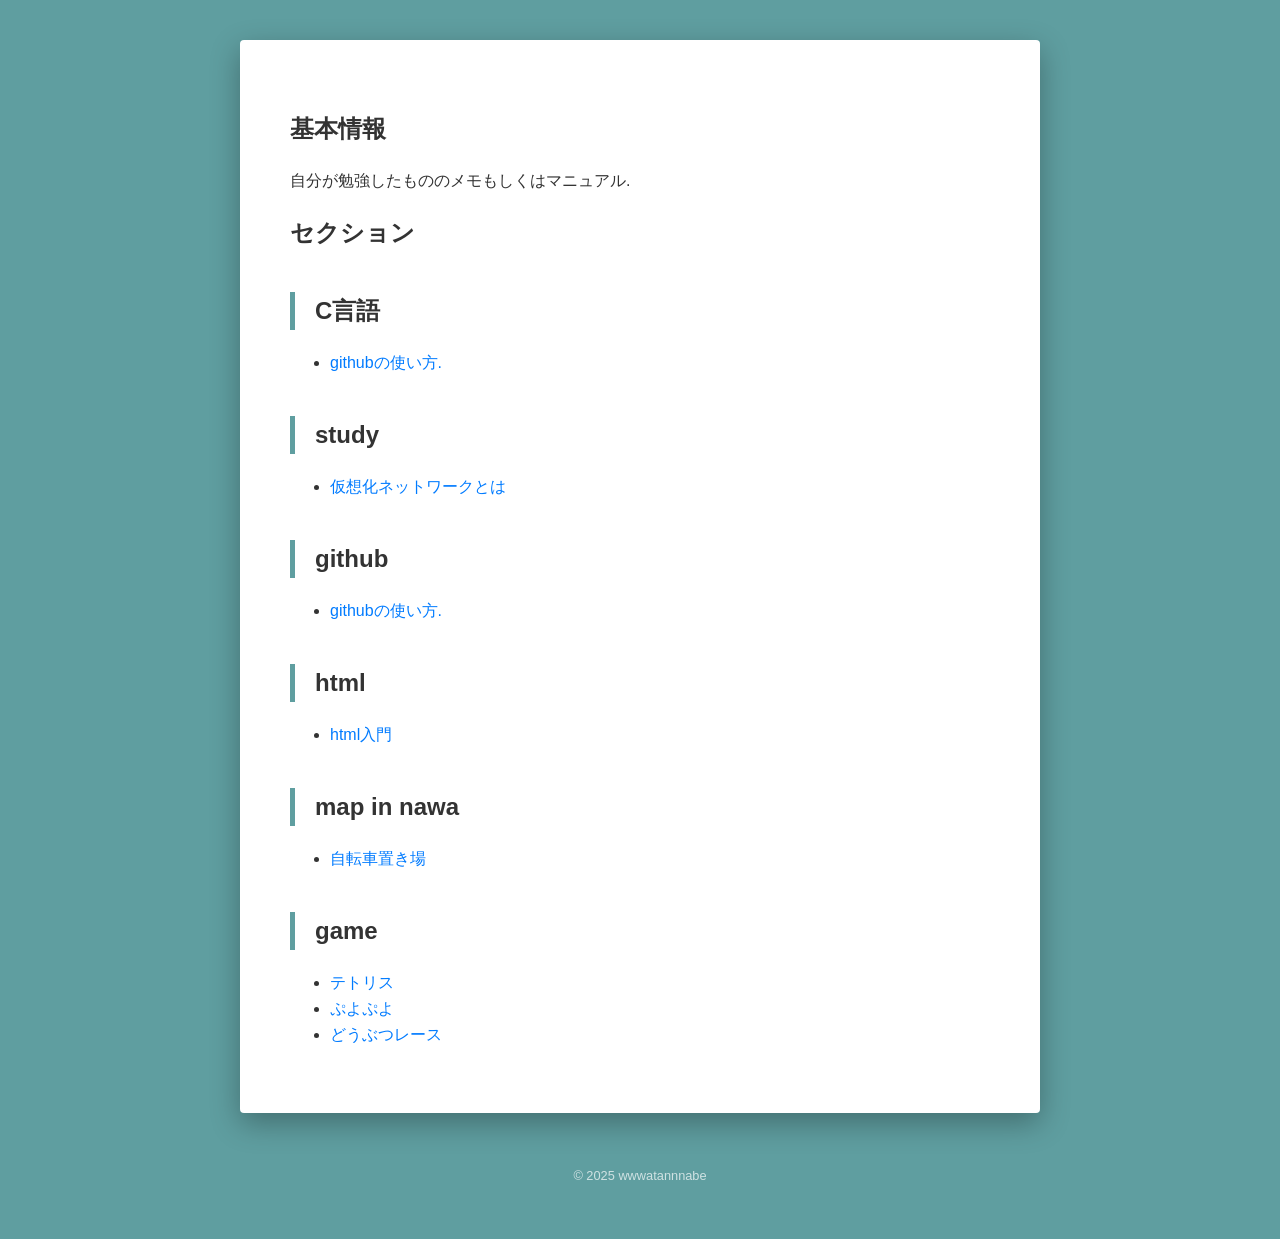
<file: index.html>
<!DOCTYPE html>
<html lang="ja">
    <head>
    <meta charset="UTF-8">
    <meta name="viewport" content="width=device-width, initial-scale=1.0">
    <title>hello - study for webcite</title>
    <style>
        /* 全体の背景 */
        body {
            margin: 0;
            padding: 40px 20px;
            font-family: sans-serif;
            line-height: 1.6;
            background-color: cadetblue; /* お好みの背景色 */
            display: flex;
            flex-direction: column;
            align-items: center; 
        }

        /* ページのメインタイトル（紙の外） */
        header {
            width: 100%;
            max-width: 800px;
            margin-bottom: 20px;
            color: white; /* 暗い背景で見えやすいように白に */
        }

        header h1 {
            border-bottom: 2px solid white;
            padding-bottom: 10px;
            margin: 0;
        }

        /* 白塗りのキャンバス（紙） */
        main {
            background-color: white;
            width: 100%;
            max-width: 800px;
            padding: 50px;
            box-sizing: border-box;
            color: #333;
            box-shadow: 0 10px 30px rgba(0,0,0,0.3);
            border-radius: 4px;
        }

        h2 {
            text-align: left;
            padding-left: 20px; /* 余白を調整 */
            border-left: 5px solid cadetblue; /* ちょっとしたアクセント */
            margin-bottom: 20px;
            margin-top: 40px; /* セクション間の余白 */
        }

        h3 {
            margin-top: 30px;
            color: #555;
            border-bottom: 1px dashed #ccc;
            padding-bottom: 5px;
        }

        p {
            margin-bottom: 1em;
        }

        ul {
            padding-left: 40px;
            margin-bottom: 1em;
        }
        ol {
            padding-left: 40px;
            margin-bottom: 1em;
        }

        code {
            background-color: #eee;
            padding: 2px 4px;
            border-radius: 3px;
            font-family: 'Consolas', 'Monaco', 'Courier New', monospace;
        }

        pre {
            background-color: #f4f4f4;
            border: 1px solid #ddd;
            padding: 15px;
            margin: 20px 0;
            overflow-x: auto; /* コードが長すぎるときにスクロール */
            border-radius: 5px;
        }
        pre code {
            display: block; /* preタグの中でコードブロックとして表示 */
            background-color: transparent; /* preの中で背景を透明に */
            padding: 0;
        }

        a {
            color: #007bff;
            text-decoration: none;
        }
        a:hover {
            text-decoration: underline;
        }


        /* Homeに戻るボタン（紙のすぐ下） */
        .nav-container {
            width: 100%;
            max-width: 800px;
            margin-top: 20px;
            text-align: right; /* 右寄せ */
        }

        .nav-container a {
            color: white;
            text-decoration: none;
            font-weight: bold;
            background-color: rgba(0,0,0,0.2);
            padding: 8px 16px;
            border-radius: 20px;
            transition: 0.3s;
        }

        .nav-container a:hover {
            background-color: rgba(0,0,0,0.4);
        }

        /* フッター */
        footer {
            margin-top: 40px;
            color: rgba(255,255,255,0.7);
            font-size: 0.8em;
        }
    </style>
</head>
<body>

    <main>
        <section>
            <h1>基本情報</h1>
            <p>自分が勉強したもののメモもしくはマニュアル.</p>
        </section>

        <section>
            <h1>セクション</h1>
            <h2>C言語</h2>
            <ul>
                <li><a href="C/c.html">githubの使い方.</a></li>
            </ul>
            <h2>study</h2>
            <ul>
                <li><a href="study/VNW.html">仮想化ネットワークとは</a></li>
            </ul>
            <h2>github</h2>
            <ul>
                <li><a href="github/github.html">githubの使い方.</a></li>
            </ul>
            <h2>html</h2>
            <ul>
                <li><a href="html/main.html">html入門</a></li>
            </ul>
            <h2>map in nawa</h2>
            <ul>
                <li><a href="map/station.html">自転車置き場</a></li>
            </ul>    
            <h2>game</h2>
            <ul>
                <li><a href="game/tetris.html">テトリス</a></li>
                <li><a href="game/puyopuyo.html">ぷよぷよ</a></li>
                <li><a href="game/index.html">どうぶつレース</a></li>
            </ul>                
        </section>
    </main>

    <footer>
        <p>&copy; 2025 wwwatannnabe</p>
    </footer>

</body>
</html>
</file>
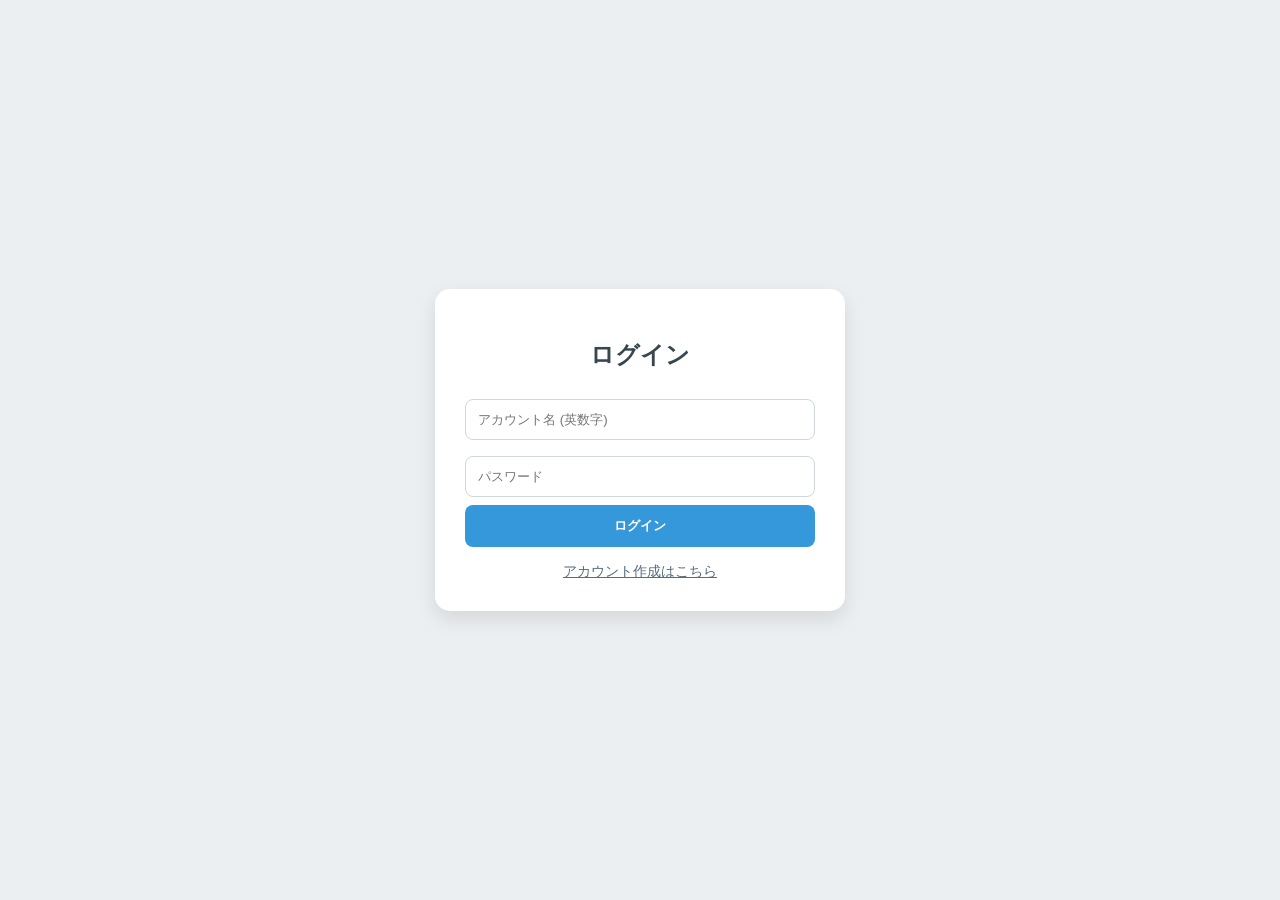
<file: game/index.html>
<!DOCTYPE html>
<html lang="ja">
<head>
    <meta charset="UTF-8">
    <title>ログイン - アニマル育成</title>
    <style>
        body { font-family: sans-serif; background: #eceff1; display: flex; justify-content: center; align-items: center; height: 100vh; margin: 0; }
        .card { background: white; padding: 30px; border-radius: 15px; box-shadow: 0 8px 20px rgba(0,0,0,0.1); width: 350px; }
        h2 { text-align: center; color: #37474f; }
        input { width: 100%; padding: 12px; margin: 8px 0; border: 1px solid #cfd8dc; border-radius: 8px; box-sizing: border-box; }
        button { width: 100%; padding: 12px; border: none; border-radius: 8px; background: #3498db; color: white; font-weight: bold; cursor: pointer; transition: 0.3s; }
        button:hover { background: #2980b9; }
        .toggle-link { text-align: center; margin-top: 15px; font-size: 0.9em; color: #546e7a; cursor: pointer; text-decoration: underline; }
        .hidden { display: none; }
    </style>
</head>
<body>
    <div class="card">
        <h2 id="title">ログイン</h2>
        
        <input type="text" id="username" placeholder="アカウント名 (英数字)">
        <input type="password" id="password" placeholder="パスワード">
        <input type="text" id="trainerName" class="hidden" placeholder="飼育員名 (表示名)">
        
        <button id="mainBtn" onclick="handleAuth()">ログイン</button>
        <div id="toggleLink" class="toggle-link" onclick="toggleMode()">アカウント作成はこちら</div>
    </div>

    <script>
        const API_URL = "https://animal-v3.kousuke555go.workers.dev"; // 自分のWorker URLに書き換え
        let isLoginMode = true;

        function toggleMode() {
            isLoginMode = !isLoginMode;
            document.getElementById('title').innerText = isLoginMode ? "ログイン" : "新規アカウント作成";
            document.getElementById('mainBtn').innerText = isLoginMode ? "ログイン" : "作成して開始";
            document.getElementById('toggleLink').innerText = isLoginMode ? "アカウント作成はこちら" : "ログイン画面に戻る";
            document.getElementById('trainerName').classList.toggle('hidden', isLoginMode);
        }

        async function handleAuth() {
            const username = document.getElementById('username').value;
            const password = document.getElementById('password').value;
            const trainerName = document.getElementById('trainerName').value;

            const endpoint = isLoginMode ? "/login" : "/signup";
            const body = isLoginMode ? { username, password } : { username, password, trainerName };

            try {
                const res = await fetch(API_URL + endpoint, {
                    method: "POST",
                    headers: { "Content-Type": "application/json" },
                    body: JSON.stringify(body)
                });
                const data = await res.json();

                if (res.ok) {
                    if (isLoginMode) {
                        // ログイン成功: 情報を保存してゲームへ
                        localStorage.setItem("animal_user", JSON.stringify(data.user));
                        location.href = "menu.html";
                    } else {
                        alert("作成完了！ログインしてください");
                        toggleMode();
                    }
                } else {
                    alert(data.error);
                }
            } catch (e) {
                alert("サーバー接続エラー");
            }
        }
    </script>
</body>
</html>
</file>
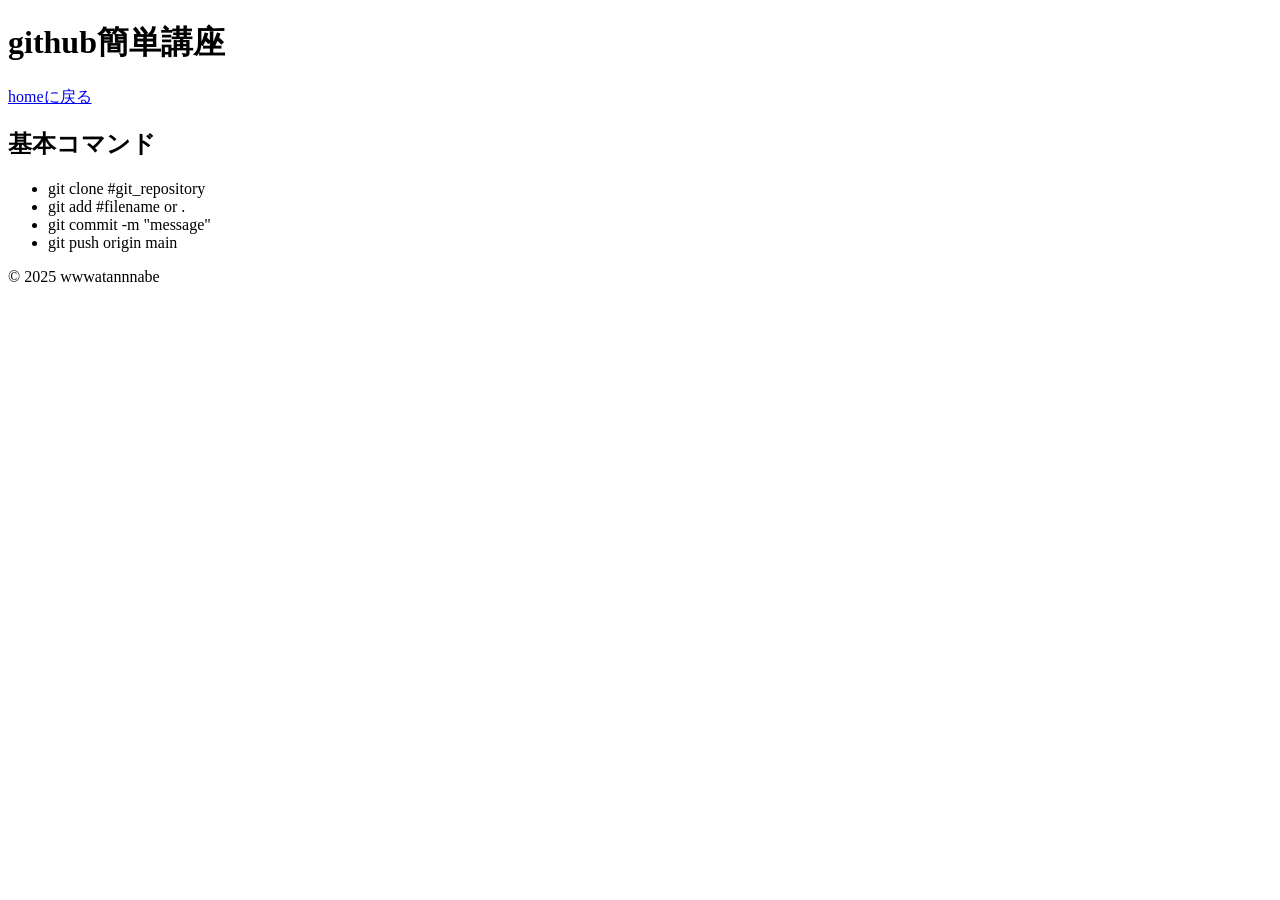
<file: github.html>
<!DOCTYPE html>
<html lang="ja">
<head>
    <meta charset="UTF-8">
    <meta name="viewport" content="width=device-width, initial-scale=1.0">
    <title>study github.
    </title>
</head>
<body>

    <header>
        <h1>github簡単講座</h1>
        <nav>
            <a href="index.html">homeに戻る</a>
        </nav>
    </header>

    <main>
        <section>
            <h2>基本コマンド</h2>
            <ul>
                <li>git clone #git_repository</li>
                <li>git add #filename or . </li>
                <li>git commit -m "message"</li>
                <li>git push origin main</li>
            </ul>
        </section>
    </main>

    <footer>
        <p>&copy; 2025 wwwatannnabe</p>
    </footer>

</body>
</html>
</file>
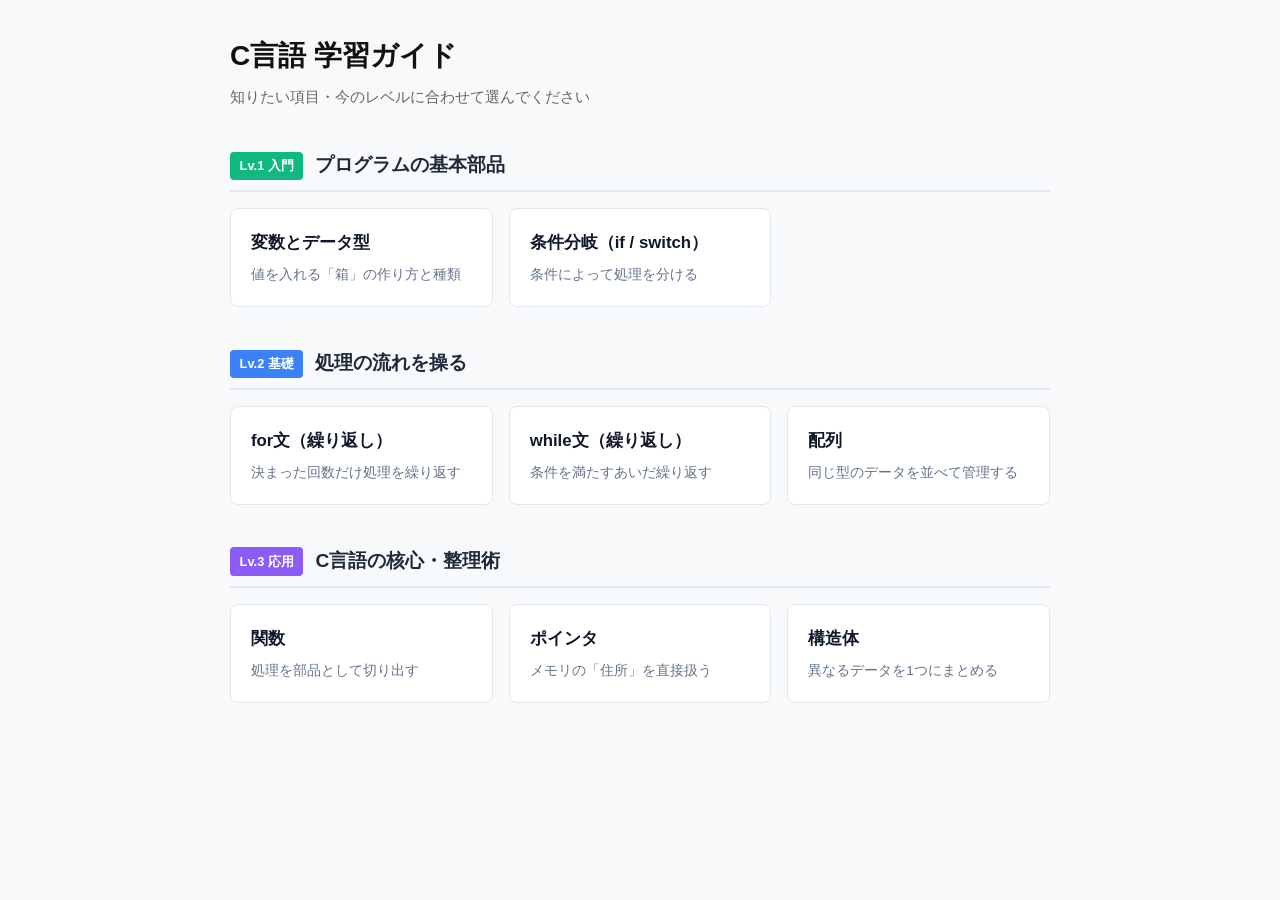
<file: C/c.html>
<!DOCTYPE html>
<html lang="ja">
<head>
  <meta charset="UTF-8">
  <meta name="viewport" content="width=device-width, initial-scale=1.0">
  <title>C言語 学習ガイド</title>
  <link rel="stylesheet" href="css/style.css">
</head>
<body>
  <div class="container">
    <header>
      <h1>C言語 学習ガイド</h1>
      <p>知りたい項目・今のレベルに合わせて選んでください</p>
    </header>

    <!-- Lv.1 -->
    <section class="level-section">
      <div class="level-header">
        <span class="badge lv1">Lv.1 入門</span>
        <h2>プログラムの基本部品</h2>
      </div>
      <div class="card-grid">
        <a href="pages/lv1_variable.html" class="card">
          <h3>変数とデータ型</h3>
          <p>値を入れる「箱」の作り方と種類</p>
        </a>
        <a href="pages/lv1_if.html" class="card">
          <h3>条件分岐（if / switch）</h3>
          <p>条件によって処理を分ける</p>
        </a>
      </div>
    </section>

    <!-- Lv.2 -->
    <section class="level-section">
      <div class="level-header">
        <span class="badge lv2">Lv.2 基礎</span>
        <h2>処理の流れを操る</h2>
      </div>
      <div class="card-grid">
        <a href="pages/lv2_for.html" class="card">
          <h3>for文（繰り返し）</h3>
          <p>決まった回数だけ処理を繰り返す</p>
        </a>
        <a href="pages/lv2_while.html" class="card">
          <h3>while文（繰り返し）</h3>
          <p>条件を満たすあいだ繰り返す</p>
        </a>
        <a href="pages/lv2_array.html" class="card">
          <h3>配列</h3>
          <p>同じ型のデータを並べて管理する</p>
        </a>
      </div>
    </section>

    <!-- Lv.3 -->
    <section class="level-section">
      <div class="level-header">
        <span class="badge lv3">Lv.3 応用</span>
        <h2>C言語の核心・整理術</h2>
      </div>
      <div class="card-grid">
        <a href="pages/lv3_function.html" class="card">
          <h3>関数</h3>
          <p>処理を部品として切り出す</p>
        </a>
        <a href="pages/lv3_pointer.html" class="card">
          <h3>ポインタ</h3>
          <p>メモリの「住所」を直接扱う</p>
        </a>
        <a href="pages/lv3_struct.html" class="card">
          <h3>構造体</h3>
          <p>異なるデータを1つにまとめる</p>
        </a>
      </div>
    </section>
  </div>
</body>
</html>
</file>
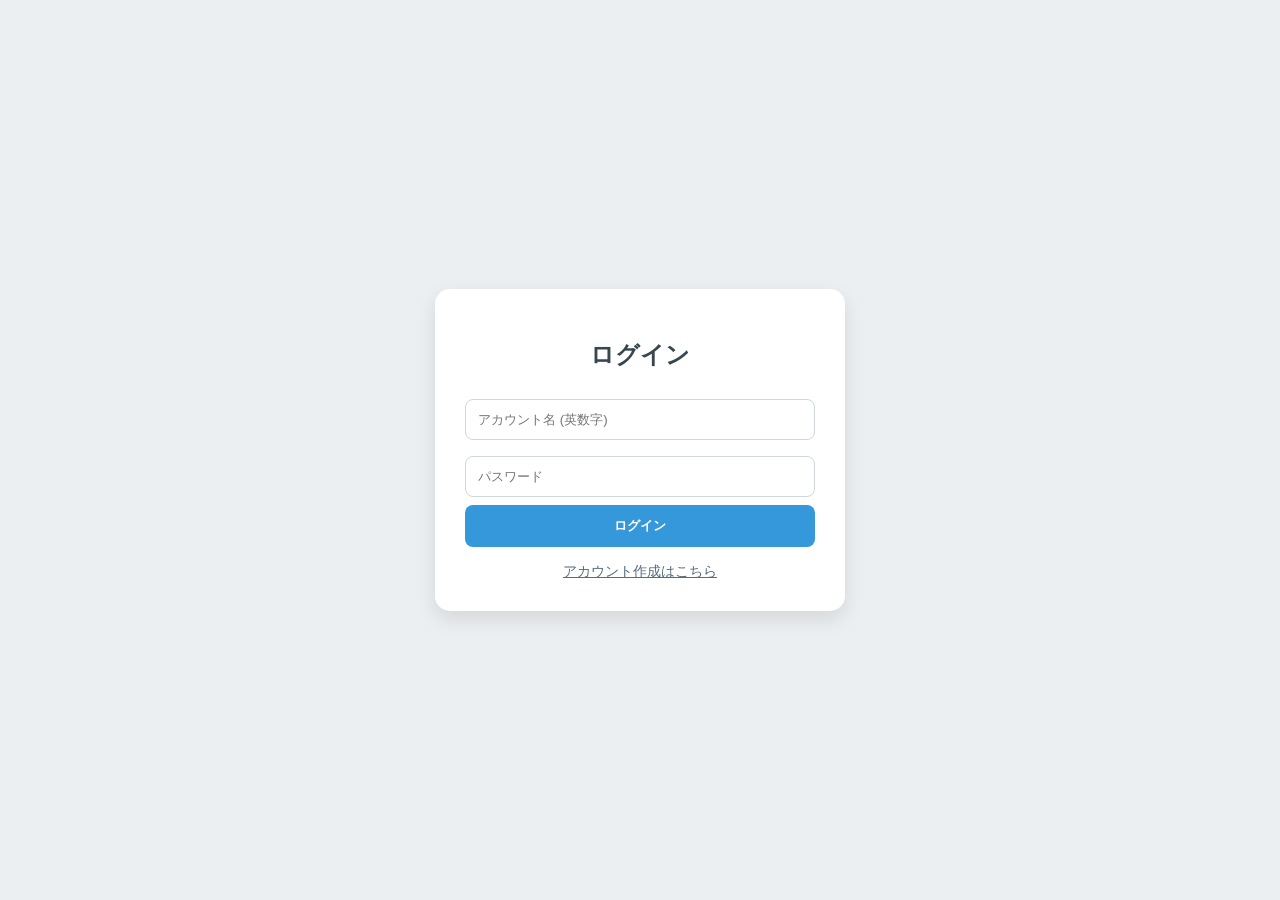
<file: game/game.html>
<!DOCTYPE html>
<html lang="ja">
<head>
    <meta charset="UTF-8">
    <title>アニマル育成：オンライン世界ランキング</title>
    <style>
        body { font-family: 'Helvetica Neue', Arial, sans-serif; background: #eceff1; display: flex; justify-content: center; padding: 20px; }
        #game-box { width: 100%; max-width: 850px; background: white; padding: 30px; border-radius: 20px; box-shadow: 0 10px 25px rgba(0,0,0,0.1); }
        h1 { text-align: center; color: #2c3e50; margin-bottom: 25px; }
        .selection-list { display: flex; flex-direction: column; gap: 12px; margin-top: 15px; }
        .animal-row { display: grid; grid-template-columns: 100px 1fr 100px; align-items: center; border: 1px solid #ddd; padding: 15px; border-radius: 12px; cursor: pointer; transition: 0.2s; background: #fff; }
        .animal-row:hover { border-color: #3498db; background: #ebf5fb; transform: scale(1.01); }
        .animal-name { font-weight: bold; font-size: 1.2em; color: #333; text-align: center; }
        .gauge-container { display: grid; grid-template-columns: 1fr 1fr; gap: 5px 20px; padding: 0 20px; }
        .gauge-bar-wrapper { display: flex; align-items: center; font-size: 0.75em; color: #555; }
        .gauge-label { width: 35px; font-weight: bold; }
        .gauge-bg { flex: 1; background: #eee; height: 8px; border-radius: 4px; overflow: hidden; position: relative; }
        .gauge-fill { height: 100%; background: #3498db; border-radius: 4px; transition: width 0.3s; }
        .fill-speed { background: #e74c3c; } .fill-accel { background: #e67e22; } .fill-stamina { background: #27ae60; }
        .fill-power { background: #8e44ad; } .fill-swimming { background: #2980b9; } .fill-iq { background: #f1c40f; }
        #name-input-area { background: #fff9c4; padding: 25px; border-radius: 15px; border: 2px dashed #f39c12; text-align: center; margin: 20px 0; }
        input[type="text"] { padding: 10px; border-radius: 5px; border: 1px solid #ddd; width: 200px; margin: 5px; font-size: 1em; background: #f9f9f9; }
        .stats-grid { display: grid; grid-template-columns: repeat(3, 1fr); gap: 10px; background: #f8f9fa; padding: 15px; border-radius: 10px; margin: 20px 0; }
        .stats-grid div { text-align: center; padding: 10px; background: white; border-radius: 8px; border: 1px solid #eee; }
        button { padding: 12px 20px; border: none; border-radius: 8px; background: #3498db; color: white; cursor: pointer; font-weight: bold; }
        .rest-btn { background: #27ae60; width: 100%; margin-top: 10px; font-size: 1.1em; }
        .start-btn { background: #f39c12; font-size: 1.2em; padding: 15px 40px; }
        #log { height: 100px; overflow-y: auto; background: #2c3e50; color: #ecf0f1; padding: 15px; border-radius: 8px; margin-top: 15px; font-size: 0.85em; text-align: left; }
        table { width: 100%; border-collapse: collapse; margin-top: 15px; }
        th, td { padding: 12px; border-bottom: 1px solid #eee; text-align: left; }
        .my-row { background: #fff9c4; font-weight: bold; }
        #event-modal { display: none; position: fixed; top: 0; left: 0; width: 100%; height: 100%; background: rgba(0,0,0,0.8); z-index: 100; justify-content: center; align-items: center; }
        .modal-content { background: white; padding: 25px; border-radius: 15px; text-align: center; max-width: 400px; }
    </style>
</head>
<body>

<div id="event-modal">
    <div class="modal-content">
        <h2 style="color: #e91e63;">✨ 超ラッキーイベント ✨</h2>
        <p>体力全回復 ＆ 指定能力+50！</p>
        <div style="display: grid; grid-template-columns: 1fr 1fr; gap: 10px;" id="event-btns"></div>
    </div>
</div>

<div id="game-box">
    <h1>アニマル育成：世界への道</h1>
    
    <div id="setup-screen">
        <h3 id="setup-msg" style="text-align: center;">育成するアニマルを選んでください</h3>
        <div id="animal-selection" class="selection-list"></div>
        
        <div id="name-input-area" style="display:none;">
            <h3 id="selected-animal-display"></h3>
            <div>飼育員: <b id="display-trainer-name"></b></div>
            <div style="margin-top:10px;">ペット名: <input type="text" id="p-name" placeholder="この子の名前"></div>
            <div style="margin-top:20px;">
                <button onclick="confirmStart()" class="start-btn">育成開始！</button>
                <button onclick="cancelSelection()" style="background:#95a5a6; margin-left:10px;">選び直す</button>
            </div>
        </div>

        <div id="world-ranking" style="margin-top:40px; border-top:3px double #eee; padding-top:20px;">
            <h3>🌏 世界ランキング TOP10</h3>
            <div id="world-list">読み込み中...</div>
        </div>
    </div>

    <div id="train-screen" style="display:none;">
        <h2 id="phase-title" style="color: #3498db; text-align: center;">第一次育成期間</h2>
        <h3 id="status-title" style="text-align: center;"></h3>
        <p>残りターン: <b id="turn-display">20</b></p>
        <div style="width:100%; background:#eee; height:15px; border-radius:10px; overflow:hidden; margin-bottom:10px;">
            <div id="v-bar" style="height:100%; background:#2ecc71; width:100%; transition: 0.4s;"></div>
        </div>
        <div id="stats-view" class="stats-grid"></div>
        <div id="action-buttons" style="display: grid; grid-template-columns: repeat(3, 1fr); gap: 10px;"></div>
        <button onclick="doRest()" class="rest-btn">休憩 (体力50回復)</button>
        <div id="log"></div>
    </div>

    <div id="result-screen" style="display:none;">
        <div id="match-header" style="font-size:1.5em; font-weight:bold; color:#e67e22; text-align:center; margin-bottom:10px;"></div>
        <div id="result-list"></div>
        <div id="match-footer" style="margin-top:20px; text-align: center;">
            <button id="next-phase-btn" onclick="nextPhase()" class="start-btn">次のフェーズへ</button>
            <p id="db-status" style="color: #3498db; font-weight: bold; margin-top: 10px;"></p>
        </div>
    </div>
</div>

<script>
const API_URL = "https://animal-v3.kousuke555go.workers.dev"; // 自分のWorker URL
const animalMaster = [
    {id:1, species:"犬", sp:60, ac:20, st:20, pw:25, sw:35, iq:0},
    {id:2, species:"猫", sp:20, ac:60, st:20, pw:25, sw:0, iq:35},
    {id:3, species:"鳥", sp:20, ac:20, st:60, pw:0, sw:25, iq:35},
    {id:4, species:"猿", sp:20, ac:30, st:10, pw:30, sw:20, iq:50},
    {id:5, species:"豚", sp:40, ac:30, st:30, pw:50, sw:10, iq:0},
    {id:6, species:"馬", sp:90, ac:0, st:20, pw:20, sw:0, iq:30},
    {id:7, species:"牛", sp:30, ac:20, st:0, pw:30, sw:10, iq:10},
    {id:8, species:"狐", sp:20, ac:20, st:20, pw:0, sw:10, iq:90},
    {id:9, species:"熊", sp:20, ac:20, st:10, pw:90, sw:20, iq:0},
    {id:10, species:"虎", sp:60, ac:0, st:40, pw:60, sw:0, iq:0}
];

let playerUser = null; 
let player = { name:"", species:"", speed:0, accel:0, stamina:0, power:0, swimming:0, iq:0 };
let vitality = 100, turns = 20, gameState = "TRAIN1", selectedAnimalData = null, finalOpponents = [];

// ページ読み込み時の処理
window.onload = () => {
    const session = localStorage.getItem("animal_user");
    if (!session) {
        alert("ログインしてください");
        location.href = "index.html"; 
        return;
    }
    playerUser = JSON.parse(session);
    document.getElementById('display-trainer-name').innerText = playerUser.trainerName;
    
    renderAnimalSelection();
    fetchWorldRank();
};

async function fetchWorldRank() {
    const list = document.getElementById('world-list');
    try {
        const res = await fetch(API_URL + "/ranking");
        const data = await res.json();
        if(!data || data.length === 0) { list.innerText = "記録なし"; return; }
        let html = '<table><tr><th>順位</th><th>飼育員</th><th>ペット</th><th>スコア</th></tr>';
        data.forEach((d, i) => { 
            html += `<tr><td>${i+1}</td><td>${d.tN}</td><td><b>${d.pN}</b>(${d.sp})</td><td>${d.score}</td></tr>`; 
        });
        list.innerHTML = html + '</table>';
    } catch (e) { list.innerText = "ランキング取得失敗"; }
}

function renderAnimalSelection() {
    const div = document.getElementById('animal-selection');
    div.innerHTML = '';
    animalMaster.forEach(a => {
        let row = document.createElement('div');
        row.className = 'animal-row';
        const stats = [{l:'速', v:a.sp, c:'fill-speed'}, {l:'加', v:a.ac, c:'fill-accel'}, {l:'体', v:a.st, c:'fill-stamina'}, {l:'力', v:a.pw, c:'fill-power'}, {l:'泳', v:a.sw, c:'fill-swimming'}, {l:'知', v:a.iq, c:'fill-iq'}];
        let gaugeHtml = stats.map(s => `<div class="gauge-bar-wrapper"><span class="gauge-label">${s.l}</span><div class="gauge-bg"><div class="gauge-fill ${s.c}" style="width:${s.v}%"></div></div></div>`).join('');
        row.innerHTML = `<div class="animal-name">${a.species}</div><div class="gauge-container">${gaugeHtml}</div><button style="padding:8px;">選択</button>`;
        row.onclick = () => selectAnimal(a);
        div.appendChild(row);
    });
}

function selectAnimal(data) {
    selectedAnimalData = data;
    document.getElementById('animal-selection').style.display = 'none';
    document.getElementById('setup-msg').style.display = 'none';
    document.getElementById('name-input-area').style.display = 'block';
    document.getElementById('selected-animal-display').innerText = `✨ 「${data.species}」を育成します`;
}

function cancelSelection() {
    document.getElementById('animal-selection').style.display = 'flex';
    document.getElementById('setup-msg').style.display = 'block';
    document.getElementById('name-input-area').style.display = 'none';
}

function confirmStart() {
    const n = document.getElementById('p-name').value;
    if(!n) return alert("ペットの名前を決めてね");
    player = { ...player, name:n, species:selectedAnimalData.species, speed:selectedAnimalData.sp, accel:selectedAnimalData.ac, stamina:selectedAnimalData.st, power:selectedAnimalData.pw, swimming:selectedAnimalData.sw, iq:selectedAnimalData.iq };
    document.getElementById('setup-screen').style.display = 'none';
    startTrainingPhase("TRAIN1", 20, "第一次育成期間");
}

function startTrainingPhase(state, t, title) {
    gameState = state; turns = t;
    document.getElementById('train-screen').style.display = 'block';
    document.getElementById('result-screen').style.display = 'none';
    document.getElementById('phase-title').innerText = title;
    document.getElementById('status-title').innerText = `${player.name} (${player.species})`;
    renderActionButtons();
    updateUI();
}

function renderActionButtons() {
    const area = document.getElementById('action-buttons');
    // 設定：[キー, 表示名, メイン表示, 小アップ対象表示, 小アップ対象キー]
    const configs = [
        ['speed',    '走り込み', '速', '加', 'accel'],
        ['accel',    'ダッシュ', '加', '力', 'power'],
        ['stamina',  '長距離',   '体', '知', 'iq'],
        ['power',    '筋トレ',   '力', '加', 'accel'],
        ['swimming', '水泳',     '泳', '力', 'power'],
        ['iq',       '勉強',     '知', '回復', null]
    ];
    
    area.innerHTML = '';
    configs.forEach(conf => {
        let b = document.createElement('button');
        b.style.display = 'flex';
        b.style.flexDirection = 'column';
        b.style.alignItems = 'center';
        b.style.padding = '10px 2px';
        b.style.minHeight = '60px';
        b.style.justifyContent = 'center';

        // 1段目：トレーニング名
        let nameLabel = document.createElement('span');
        nameLabel.innerText = conf[1];
        nameLabel.style.fontSize = '0.95em';
        nameLabel.style.fontWeight = 'bold';

        // 2段目：上昇ステータス説明（文字色を白に設定）
        let infoLabel = document.createElement('span');
        infoLabel.style.color = "#ffffff"; // 説明を白色に
        infoLabel.style.fontSize = '0.75em';
        infoLabel.style.marginTop = '4px';
        
        if (conf[0] === 'iq') {
            infoLabel.innerText = `${conf[2]}↑＋${conf[3]}`;
        } else {
            infoLabel.innerText = `${conf[2]}↑ (サブ効果:${conf[3]}↑)`;
        }

        b.appendChild(nameLabel);
        b.appendChild(infoLabel);

        b.onclick = () => doTrain(conf[0], conf[4]);
        area.appendChild(b);
    });
}

function updateUI() {
    document.getElementById('stats-view').innerHTML = `<div>速:<b>${player.speed}</b></div><div>加:<b>${player.accel}</b></div><div>体:<b>${player.stamina}</b></div><div>力:<b>${player.power}</b></div><div>泳:<b>${player.swimming}</b></div><div>知:<b>${player.iq}</b></div>`;
    document.getElementById('turn-display').innerText = turns;
    document.getElementById('v-bar').style.width = vitality + "%";
}

function doTrain(type, subType) {
    // 勉強（iq）以外は体力を消費し、失敗判定がある
    if (type !== 'iq') {
        if (vitality <= 30 && Math.random() < 0.3) {
            addLog("⚠️ 無理して怪我をした！");
            vitality = 40;
            turns--;
            updateUI();
            if (turns <= 0) runMatch();
            return;
        }
        vitality = Math.max(0, vitality - 20);
    } else {
        // 勉強（iq）の場合のみ体力を30回復
        vitality = Math.min(100, vitality + 10);
        addLog("勉強して知識が深まった。ついでにリフレッシュした！");
    }

    // メインステータスの上昇量 (12〜20)
    let boost = Math.floor(Math.random() * 8 + 12);
    player[type] += boost;
    addLog(`${type}が ${boost} 上がった！`);

    // サブステータスの小アップ (3〜7)
    if (subType) {
        let subBoost = Math.floor(Math.random() * 5 + 3);
        player[subType] += subBoost;
        addLog(`  (ついでに${subType}も ${subBoost} アップ)`);
    }

    turns--;
    updateUI();

    if (turns > 0 && Math.random() < 0.1) {
        triggerLuckyEvent();
    } else if (turns <= 0) {
        runMatch();
    }
}

function triggerLuckyEvent() {
    document.getElementById('event-modal').style.display = 'flex';
    const area = document.getElementById('event-btns');
    area.innerHTML = '';
    ['speed','power','swimming','iq'].forEach(t => {
        let b = document.createElement('button'); b.innerText = t + " +50";
        b.onclick = () => { player[t]+=50; vitality=100; document.getElementById('event-modal').style.display='none'; updateUI(); };
        area.appendChild(b);
    });
}

function doRest() { vitality = Math.min(100, vitality + 50); turns--; addLog("休憩した。"); updateUI(); if(turns === 0) runMatch(); }

function genAllOtherRivals(baseScore, ratio) {
    let rivals = animalMaster.filter(a => a.species !== player.species);
    return rivals.map(r => ({ name: `ライバル${r.species}`, score: Math.floor(baseScore * ratio + Math.random() * 80 - 40), isPlayer: false }));
}

function renderMatchResult(list) {
    let html = '<table><tr><th>順位</th><th>名前</th><th>スコア</th></tr>';
    list.forEach((e, i) => { html += `<tr class="${e.isPlayer?'my-row':''}"><td>${i+1}位</td><td>${e.name}</td><td>${e.score}</td></tr>`; });
    document.getElementById('result-list').innerHTML = html + '</table>';
}

async function runMatch() {
    document.getElementById('train-screen').style.display = 'none';
    document.getElementById('result-screen').style.display = 'block';
    const header = document.getElementById('match-header');
    const resultList = document.getElementById('result-list');
    const footer = document.getElementById('match-footer');

    resultList.innerHTML = "<h2 style='text-align:center; padding:50px;'>🏁 試合中... 🏁</h2>";
    footer.style.display = "none";

    await new Promise(r => setTimeout(r, 2000)); 

    footer.style.display = "block";
    let score = player.speed + player.accel + player.stamina + player.power + player.swimming + player.iq;
    let enemies = [];
    let matchTitle = "";

    if (gameState === "TRAIN1") {
        matchTitle = "【予選大会】"; gameState = "MATCH1"; enemies = genAllOtherRivals(score, 0.9);
    } else if (gameState === "TRAIN2") {
        matchTitle = "【最終予選】"; gameState = "MATCH2"; enemies = genAllOtherRivals(score, 0.9);
    }

    let all = [{name: player.name, score: score, isPlayer: true}, ...enemies].sort((a, b) => b.score - a.score);
    let playerRank = all.findIndex(x => x.isPlayer) + 1;

    if (gameState === "MATCH2") finalOpponents = all.filter(x => !x.isPlayer).slice(0, 5);

    header.innerText = matchTitle;
    renderMatchResult(all);

    const btn = document.getElementById('next-phase-btn');
    if (gameState === "MATCH1") {
        btn.innerText = "後半(残り10T)へ";
    } else if (gameState === "MATCH2") {
        if (playerRank <= 5) { btn.innerText = "決勝進出！"; gameState = "READY_FINAL"; }
        else { btn.innerText = "敗退...タイトルへ"; btn.onclick = () => location.reload(); }
    }
}

function nextPhase() {
    if (gameState === "MATCH1") startTrainingPhase("TRAIN2", 10, "最終追い込み期間");
    else if (gameState === "READY_FINAL") runFinalMatch();
}

async function runFinalMatch() {
    const header = document.getElementById('match-header');
    const resultList = document.getElementById('result-list');
    const footer = document.getElementById('match-footer');

    header.innerText = "🏆 最終世界決勝 🏆";
    resultList.innerHTML = "<h2 style='text-align:center; padding:50px;'>🏆 WORLD FINAL 🏆</h2>";
    document.getElementById('next-phase-btn').style.display = "none";

    await new Promise(r => setTimeout(r, 3000)); 

    let score = player.speed + player.accel + player.stamina + player.power + player.swimming + player.iq;
    let enemies = finalOpponents.map(opp => ({ ...opp, score: Math.floor(opp.score * 1.1 + Math.random() * 50) }));
    let all = [{name: player.name, score: score, isPlayer: true}, ...enemies].sort((a, b) => b.score - a.score);
    
    renderMatchResult(all);
    
    const status = document.getElementById('db-status');
    status.innerText = "☁️ 記録を送信中...";
    try {
        await fetch(API_URL + "/ranking", {
            method: "POST",
            headers: { "Content-Type": "application/json" },
            body: JSON.stringify({ 
                username: playerUser.username, 
                petName: player.name, 
                species: player.species, 
                score: score 
            })
        });
        status.innerText = "✅ ランキング登録完了！";
    } catch (e) { status.innerText = "❌ 送信失敗"; }
    
    let rb = document.createElement("button"); rb.innerText = "タイトルに戻る"; rb.onclick = () => location.reload();
    footer.appendChild(rb);
}

function addLog(msg) {
    const l = document.getElementById('log');
    const d = document.createElement('div'); d.innerText = "> " + msg;
    l.prepend(d);
}
</script>
</body>
</html>
</file>
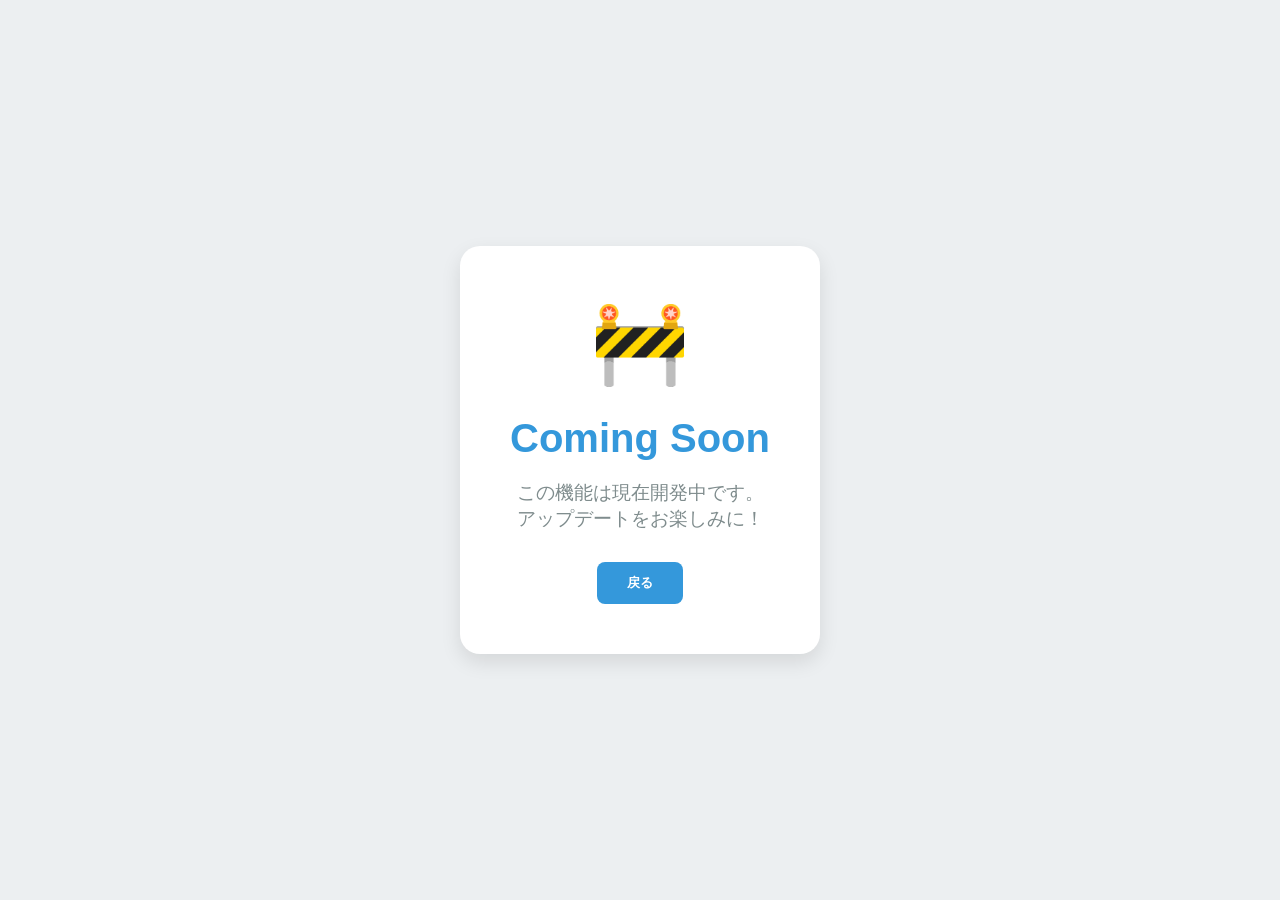
<file: game/gatya.html>
<!DOCTYPE html>
<html lang="ja">
<head>
    <meta charset="UTF-8">
    <title>近日公開 - アニマル育成</title>
    <style>
        body { font-family: sans-serif; background: #eceff1; display: flex; justify-content: center; align-items: center; height: 100vh; margin: 0; }
        .container { text-align: center; background: white; padding: 50px; border-radius: 20px; box-shadow: 0 8px 20px rgba(0,0,0,0.1); }
        h1 { color: #3498db; font-size: 2.5em; margin-bottom: 10px; }
        p { color: #7f8c8d; font-size: 1.2em; margin-bottom: 30px; }
        .icon { font-size: 80px; margin-bottom: 20px; }
        button { background: #3498db; color: white; border: none; padding: 12px 30px; border-radius: 8px; cursor: pointer; font-weight: bold; }
    </style>
</head>
<body>
    <div class="container">
        <div class="icon">🚧</div>
        <h1>Coming Soon</h1>
        <p>この機能は現在開発中です。<br>アップデートをお楽しみに！</p>
        <button onclick="history.back()">戻る</button>
    </div>
</body>
</html>
</file>
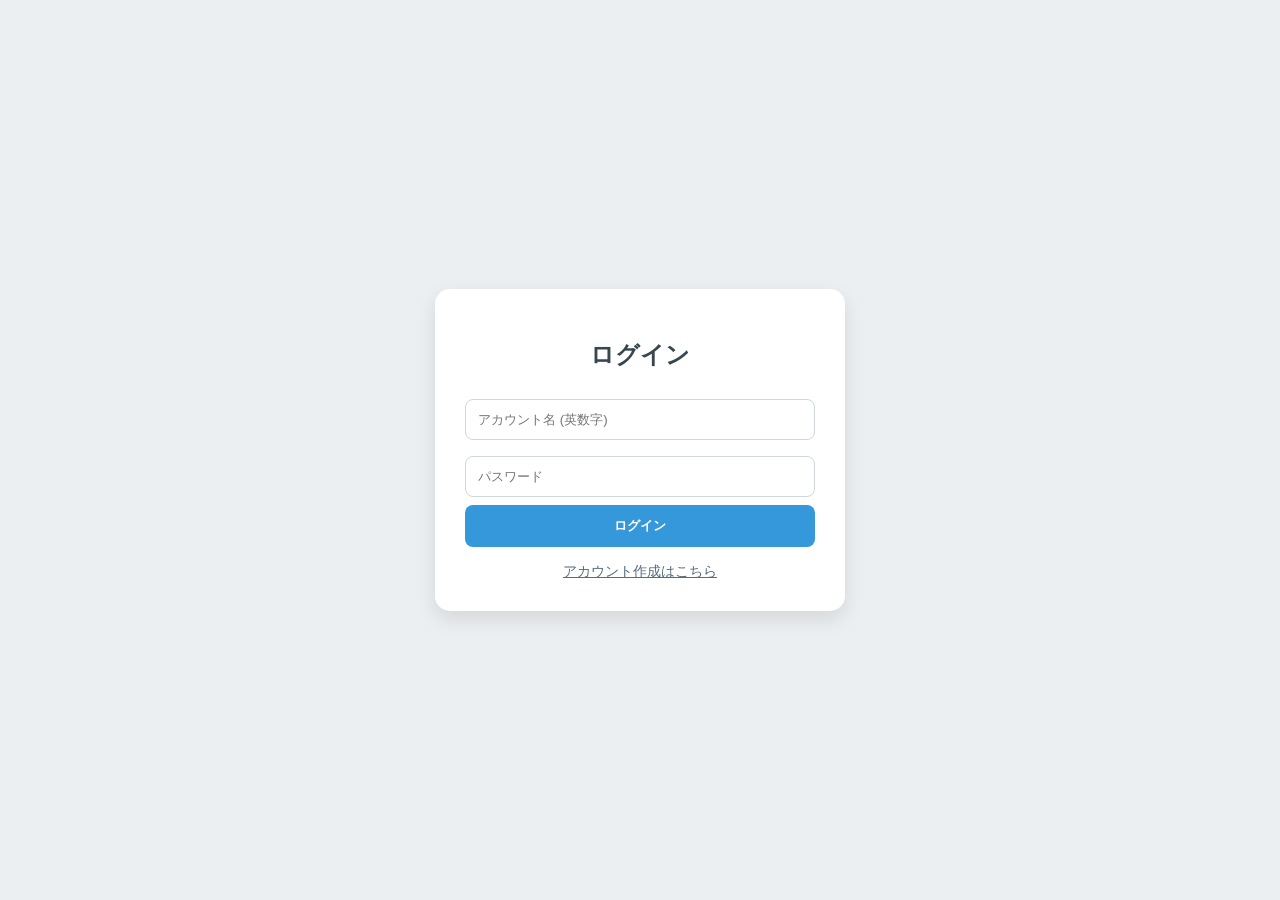
<file: game/menu.html>
<!DOCTYPE html>
<html lang="ja">
<head>
    <meta charset="UTF-8">
    <title>メニュー - アニマル育成</title>
    <style>
        body { font-family: sans-serif; background: #eceff1; display: flex; justify-content: center; align-items: center; min-height: 100vh; margin: 0; }
        .container { background: white; padding: 30px; border-radius: 20px; box-shadow: 0 8px 20px rgba(0,0,0,0.1); width: 400px; text-align: center; }
        h1 { color: #37474f; margin-bottom: 30px; }
        .menu-grid { display: grid; grid-template-columns: 1fr; gap: 15px; }
        .menu-item { 
            padding: 20px; border: none; border-radius: 12px; font-size: 1.1em; font-weight: bold; color: white; cursor: pointer; 
            transition: transform 0.2s, box-shadow 0.2s; display: flex; align-items: center; justify-content: center; gap: 10px;
        }
        .menu-item:hover { transform: translateY(-2px); box-shadow: 0 5px 15px rgba(0,0,0,0.2); }
        
        .btn-race { background: #e67e22; } /* 橙 */
        .btn-game { background: #3498db; } /* 青 */
        .btn-six  { background: #9b59b6; } /* 紫 */
        .btn-my   { background: #27ae60; } /* 緑 */
        .btn-gatya { background: #f1c40f; } /* 黄 */
        
        .sub-menu { margin-left: 20px; padding: 10px; border-left: 3px solid #eee; display: flex; flex-direction: column; gap: 10px; }
        .user-info { margin-bottom: 20px; font-size: 0.9em; color: #546e7a; }
    </style>
</head>
<body>
    <div class="menu-grid">
        <button class="menu-item btn-race" onclick="location.href='race.html'">🏁 レースに出場する</button>
        <button class="menu-item btn-my" onclick="location.href='my_animal.html'">🐾 マイ動物</button>
        <button class="menu-item btn-gatya" onclick="location.href='gatya.html'">💎 ガチャ</button>
    </div>

        <button onclick="logout()" style="margin-top:30px; background:none; border:none; color:#95a5a6; text-decoration:underline; cursor:pointer;">ログアウト</button>
    </div>

    <script>
        window.onload = () => {
            const session = localStorage.getItem("animal_user");
            if (!session) {
                location.href = "index.html";
                return;
            }
            const user = JSON.parse(session);
            document.getElementById('user-display').innerText = `飼育員: ${user.trainerName} さん`;
        };

        function logout() {
            localStorage.removeItem("animal_user");
            location.href = "index.html";
        }
    </script>
</body>
</html>
</file>
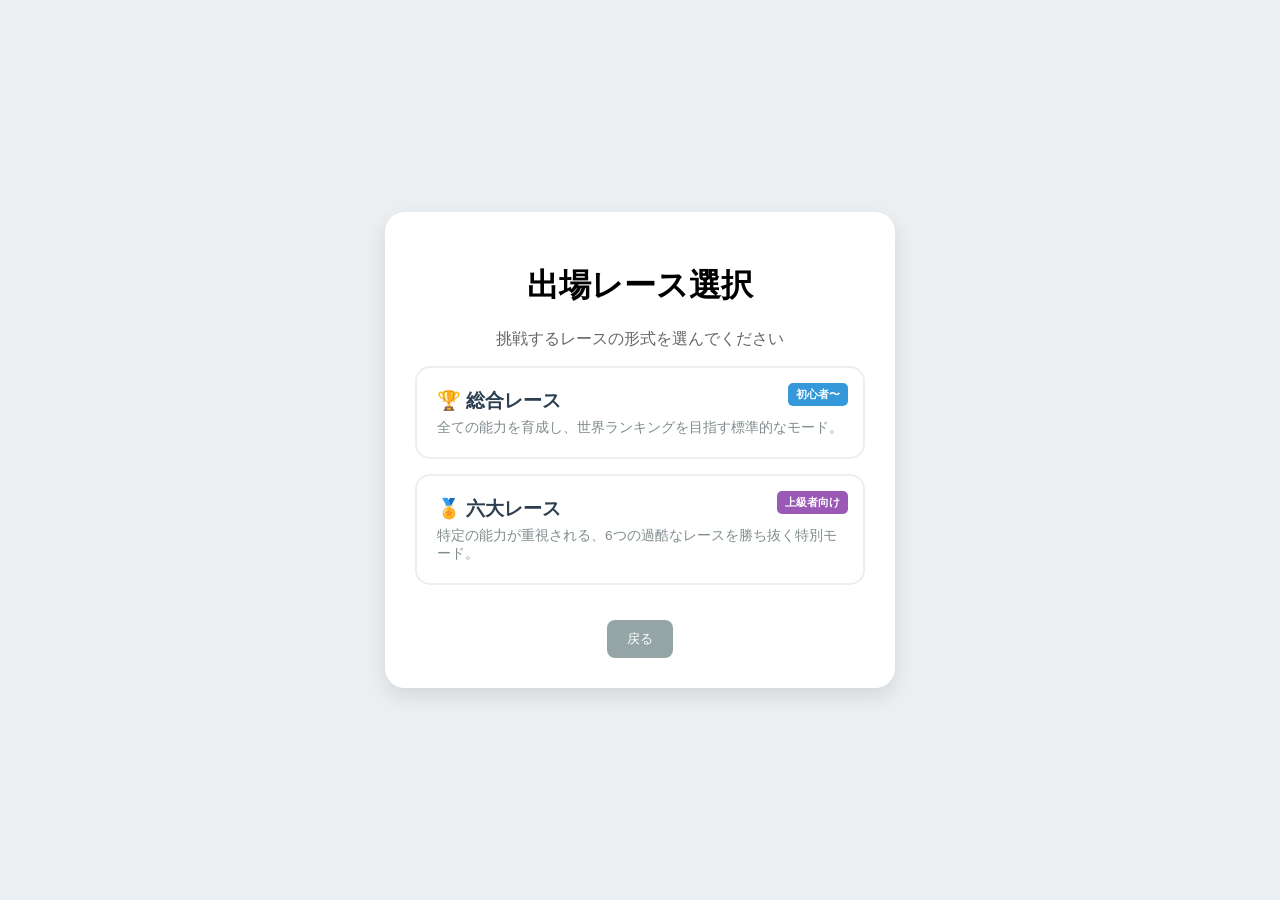
<file: game/race.html>
<!DOCTYPE html>
<html lang="ja">
<head>
    <meta charset="UTF-8">
    <title>レース選択 - アニマル育成</title>
    <style>
        body { font-family: sans-serif; background: #eceff1; display: flex; justify-content: center; align-items: center; min-height: 100vh; margin: 0; }
        .container { background: white; padding: 30px; border-radius: 20px; box-shadow: 0 8px 20px rgba(0,0,0,0.1); width: 450px; text-align: center; }
        .race-card { 
            margin: 15px 0; padding: 20px; border: 2px solid #eee; border-radius: 15px; cursor: pointer; 
            transition: 0.3s; display: flex; flex-direction: column; align-items: flex-start; position: relative;
        }
        .race-card:hover { border-color: #3498db; background: #f7fbff; transform: scale(1.02); }
        .race-title { font-size: 1.2em; font-weight: bold; color: #2c3e50; }
        .race-desc { font-size: 0.85em; color: #7f8c8d; margin-top: 5px; text-align: left; }
        .badge { position: absolute; top: 15px; right: 15px; padding: 4px 8px; border-radius: 5px; color: white; font-size: 0.7em; font-weight: bold; }
        
        .bg-blue { background: #3498db; }
        .bg-purple { background: #9b59b6; }
        .back-btn { margin-top: 20px; background: #95a5a6; color: white; border: none; padding: 10px 20px; border-radius: 8px; cursor: pointer; }
    </style>
</head>
<body>
    <div class="container">
        <h1>出場レース選択</h1>
        <p style="color: #666;">挑戦するレースの形式を選んでください</p>

        <div class="race-card" onclick="location.href='game.html'">
            <span class="badge bg-blue">初心者〜</span>
            <div class="race-title">🏆 総合レース</div>
            <div class="race-desc">
                全ての能力を育成し、世界ランキングを目指す標準的なモード。
            </div>
        </div>

        <div class="race-card" onclick="location.href='six.html'">
            <span class="badge bg-purple">上級者向け</span>
            <div class="race-title">🏅 六大レース</div>
            <div class="race-desc">
                特定の能力が重視される、6つの過酷なレースを勝ち抜く特別モード。
            </div>
        </div>

        <button class="back-btn" onclick="location.href='menu.html'">戻る</button>
    </div>
</body>
</html>
</file>
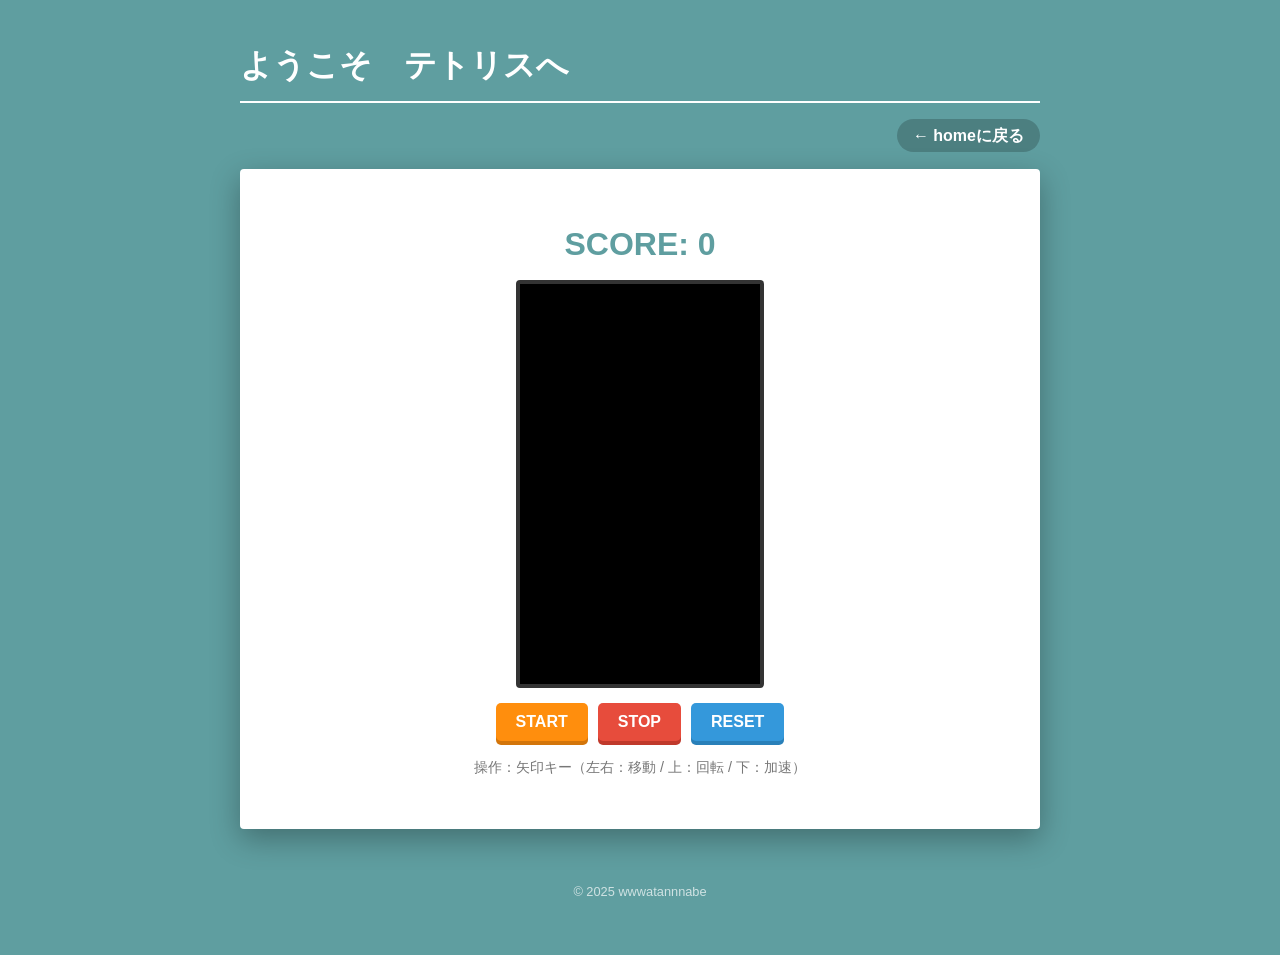
<file: game/tetris.html>
<!DOCTYPE html>
<html lang="ja">
<head>
    <meta charset="UTF-8">
    <meta name="viewport" content="width=device-width, initial-scale=1.0">
    <title>hello - game</title>
    <style>
        /* --- 既存のスタイル --- */
        body {
            margin: 0; padding: 40px 20px; font-family: sans-serif; line-height: 1.6;
            background-color: cadetblue; display: flex; flex-direction: column; align-items: center; 
        }
        header { width: 100%; max-width: 800px; margin-bottom: 20px; color: white; }
        header h1 { border-bottom: 2px solid white; padding-bottom: 10px; margin: 0; }
        main {
            background-color: white; width: 100%; max-width: 800px; padding: 50px;
            box-sizing: border-box; color: #333; box-shadow: 0 10px 30px rgba(0,0,0,0.3); border-radius: 4px;
            display: flex; flex-direction: column; align-items: center;
        }

        #tetris-container { text-align: center; }
        canvas { background-color: #000; border: 4px solid #333; display: block; margin: 0 auto; border-radius: 4px; }
        .score { font-size: 2em; font-weight: bold; color: cadetblue; margin-bottom: 10px; }

        /* --- ボタンエリアのスタイル --- */
        .button-group {
            margin-top: 15px;
            display: flex;
            gap: 10px;
            justify-content: center;
        }
        button {
            padding: 10px 20px;
            font-size: 1em;
            font-weight: bold;
            color: white;
            border: none;
            border-radius: 5px;
            cursor: pointer;
            transition: 0.2s;
        }
        #start-button { background-color: #ff8e0d; box-shadow: 0 4px #d3750a; }
        #stop-button { background-color: #e74c3c; box-shadow: 0 4px #c0392b; }
        #reset-button { background-color: #3498db; box-shadow: 0 4px #2980b9; }

        button:active { transform: translateY(2px); box-shadow: none; }
        button:disabled { background-color: #ccc; box-shadow: none; cursor: not-allowed; }

        .controls-info { margin-top: 15px; font-size: 0.9em; color: #777; }
        .nav-container { width: 100%; max-width: 800px; margin-top: 20px; text-align: right; }
        .nav-container a { color: white; text-decoration: none; font-weight: bold; background: rgba(0,0,0,0.2); padding: 8px 16px; border-radius: 20px; }
        footer { margin-top: 40px; color: rgba(255,255,255,0.7); font-size: 0.8em; }
    </style>
</head>
<body>

    <header>
        <h1>ようこそ　テトリスへ</h1>
        <nav class="nav-container">
            <a href="../index.html">← homeに戻る</a>
        </nav>
    </header>

    <main>
        <div id="tetris-container">
            <div class="score" id="score">SCORE: 0</div>
            <canvas id="tetris" width="240" height="400"></canvas>
            
            <div class="button-group">
                <button id="start-button">START</button>
                <button id="stop-button">STOP</button>
                <button id="reset-button">RESET</button>
            </div>

            <div class="controls-info">
                操作：矢印キー（左右：移動 / 上：回転 / 下：加速）
            </div>
        </div>
    </main>

    <footer>
        <p>&copy; 2025 wwwatannnabe</p>
    </footer>

    <script>
        const canvas = document.getElementById('tetris');
        const context = canvas.getContext('2d');
        const startBtn = document.getElementById('start-button');
        const stopBtn = document.getElementById('stop-button');
        const resetBtn = document.getElementById('reset-button');
        context.scale(20, 20);

        let isRunning = false;
        let requestId = null; // アニメーションを停止させるためのID

        // 共通データ
        const arena = Array.from({length: 20}, () => Array(12).fill(0));
        const player = { pos: {x: 0, y: 0}, matrix: null, score: 0 };

        function arenaSweep() {
            let rowCount = 1;
            outer: for (let y = arena.length - 1; y > 0; --y) {
                for (let x = 0; x < arena[y].length; ++x) {
                    if (arena[y][x] === 0) continue outer;
                }
                const row = arena.splice(y, 1)[0].fill(0);
                arena.unshift(row);
                ++y;
                player.score += rowCount * 10;
            }
        }

        function collide(arena, player) {
            const [m, o] = [player.matrix, player.pos];
            for (let y = 0; y < m.length; ++y) {
                for (let x = 0; x < m[y].length; ++x) {
                    if (m[y][x] !== 0 && (arena[y + o.y] && arena[y + o.y][x + o.x]) !== 0) return true;
                }
            }
            return false;
        }

        function createPiece(type) {
            if (type === 'T') return [[0, 1, 0], [1, 1, 1], [0, 0, 0]];
            if (type === 'O') return [[2, 2], [2, 2]];
            if (type === 'L') return [[0, 3, 0], [0, 3, 0], [0, 3, 3]];
            if (type === 'J') return [[0, 4, 0], [0, 4, 0], [4, 4, 0]];
            if (type === 'I') return [[0, 5, 0, 0], [0, 5, 0, 0], [0, 5, 0, 0], [0, 5, 0, 0]];
            if (type === 'S') return [[0, 6, 6], [6, 6, 0], [0, 0, 0]];
            if (type === 'Z') return [[7, 7, 0], [0, 7, 7], [0, 0, 0]];
        }

        function draw() {
            context.fillStyle = '#000';
            context.fillRect(0, 0, canvas.width, canvas.height);
            drawMatrix(arena, {x: 0, y: 0});
            drawMatrix(player.matrix, player.pos);
        }

        function drawMatrix(matrix, offset) {
            const colors = [null, '#FF0D72', '#0DC2FF', '#0DFF72', '#F538FF', '#FF8E0D', '#FFE138', '#3877FF'];
            if (!matrix) return;
            matrix.forEach((row, y) => {
                row.forEach((value, x) => {
                    if (value !== 0) {
                        context.fillStyle = colors[value];
                        context.fillRect(x + offset.x, y + offset.y, 1, 1);
                    }
                });
            });
        }

        function merge(arena, player) {
            player.matrix.forEach((row, y) => {
                row.forEach((value, x) => {
                    if (value !== 0) arena[y + player.pos.y][x + player.pos.x] = value;
                });
            });
        }

        function playerDrop() {
            player.pos.y++;
            if (collide(arena, player)) {
                player.pos.y--;
                merge(arena, player);
                playerReset();
                arenaSweep();
                updateScore();
            }
            dropCounter = 0;
        }

        function playerMove(dir) {
            player.pos.x += dir;
            if (collide(arena, player)) player.pos.x -= dir;
        }

        function playerReset() {
            const pieces = 'ILJOTSZ';
            player.matrix = createPiece(pieces[pieces.length * Math.random() | 0]);
            player.pos.y = 0;
            player.pos.x = (arena[0].length / 2 | 0) - (player.matrix[0].length / 2 | 0);
            if (collide(arena, player)) {
                gameOver();
            }
        }

        function gameOver() {
            arena.forEach(row => row.fill(0));
            player.score = 0;
            updateScore();
            isRunning = false;
            cancelAnimationFrame(requestId);
            startBtn.disabled = false;
            startBtn.innerText = "RESTART";
        }

        function playerRotate(dir) {
            const pos = player.pos.x;
            let offset = 1;
            rotate(player.matrix, dir);
            while (collide(arena, player)) {
                player.pos.x += offset;
                offset = -(offset + (offset > 0 ? 1 : -1));
                if (offset > player.matrix[0].length) {
                    rotate(player.matrix, -dir);
                    player.pos.x = pos;
                    return;
                }
            }
        }

        function rotate(matrix, dir) {
            for (let y = 0; y < matrix.length; ++y) {
                for (let x = 0; x < y; ++x) {
                    [matrix[x][y], matrix[y][x]] = [matrix[y][x], matrix[x][y]];
                }
            }
            if (dir > 0) matrix.forEach(row => row.reverse());
            else matrix.reverse();
        }

        let dropCounter = 0;
        let dropInterval = 1000;
        let lastTime = 0;

        function update(time = 0) {
            if (!isRunning) return;
            const deltaTime = time - lastTime;
            lastTime = time;
            dropCounter += deltaTime;
            if (dropCounter > dropInterval) playerDrop();
            draw();
            requestId = requestAnimationFrame(update);
        }

        function updateScore() {
            document.getElementById('score').innerText = "SCORE: " + player.score;
        }

        // --- ボタンの処理 ---

        startBtn.addEventListener('click', () => {
            if (!isRunning) {
                isRunning = true;
                startBtn.disabled = true;
                stopBtn.disabled = false;
                if (!player.matrix) playerReset();
                lastTime = performance.now(); // 停止明けのワープ防止
                update();
            }
        });

        stopBtn.addEventListener('click', () => {
            isRunning = false;
            cancelAnimationFrame(requestId);
            startBtn.disabled = false;
            stopBtn.disabled = true;
            startBtn.innerText = "RESUME"; // 「再開」に表記変更
        });

        resetBtn.addEventListener('click', () => {
            isRunning = false;
            cancelAnimationFrame(requestId);
            arena.forEach(row => row.fill(0));
            player.score = 0;
            player.matrix = null;
            updateScore();
            draw(); // 真っ黒に戻す
            startBtn.disabled = false;
            stopBtn.disabled = true;
            startBtn.innerText = "START";
        });

        document.addEventListener('keydown', event => {
            // 矢印キー（37:左, 38:上, 39:右, 40:下）が押された時だけ
            if ([37, 38, 39, 40].includes(event.keyCode)) {
                event.preventDefault(); // ← これが魔法の言葉！ブラウザのスクロールを止める
            }

            if (!isRunning) return; // ゲーム中以外は以下の処理をしない

            if (event.keyCode === 37) playerMove(-1);      // 左
            else if (event.keyCode === 39) playerMove(1);  // 右
            else if (event.keyCode === 40) playerDrop();   // 下
            else if (event.keyCode === 38) playerRotate(1); // 上
        });

        stopBtn.disabled = true; // 最初はストップできない
        draw();
    </script>
</body>
</html>
</file>
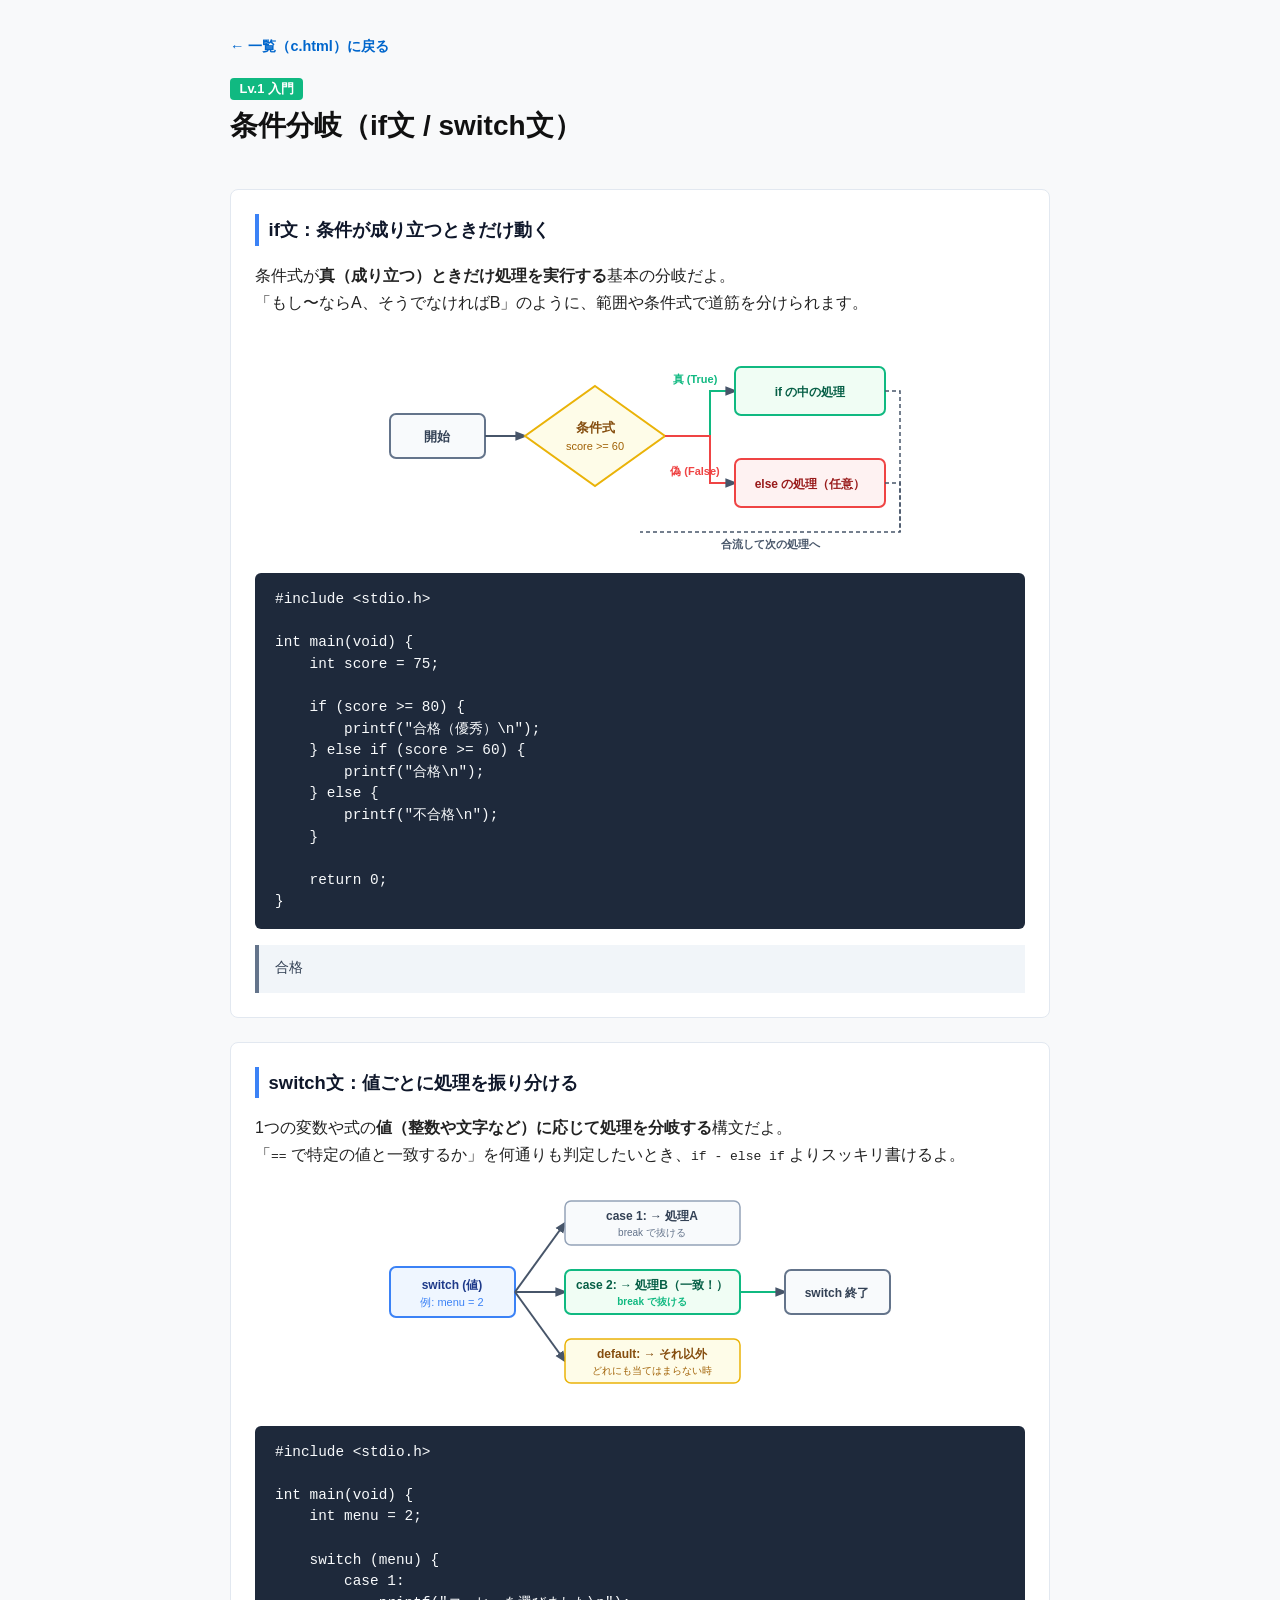
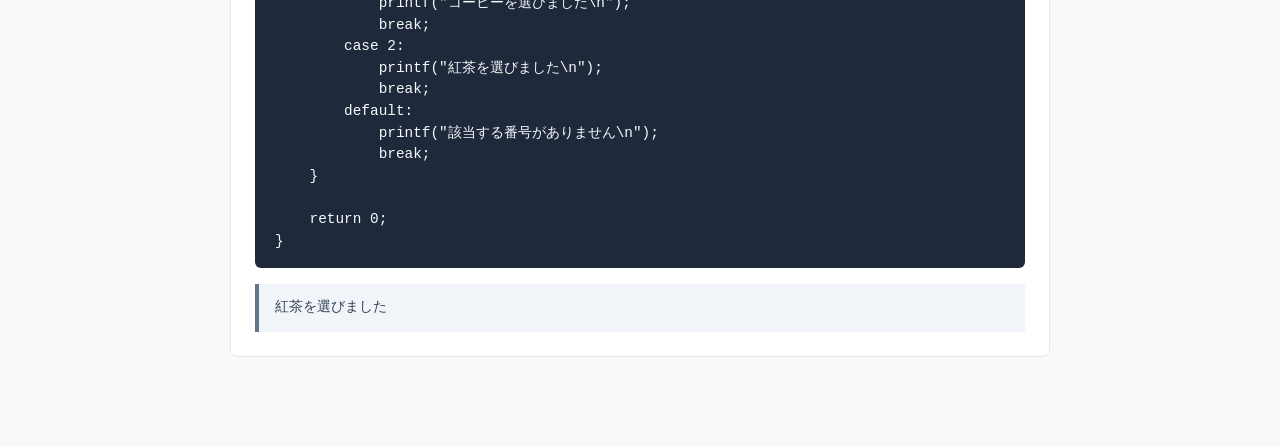
<file: C/pages/lv1_if.html>
<!DOCTYPE html>
<html lang="ja">
<head>
  <meta charset="UTF-8">
  <meta name="viewport" content="width=device-width, initial-scale=1.0">
  <title>if文・switch文 - C言語 学習ガイド</title>
  <link rel="stylesheet" href="../css/style.css">
</head>
<body>
  <div class="container">
    <a href="../c.html" class="back-link">← 一覧（c.html）に戻る</a>

    <header>
      <span class="badge lv1">Lv.1 入門</span>
      <h1>条件分岐（if文 / switch文）</h1>
    </header>

    <!-- ========== if文 ========== -->
    <section class="content-box">
      <h2>if文：条件が成り立つときだけ動く</h2>
      <p>条件式が<strong>真（成り立つ）ときだけ処理を実行する</strong>基本の分岐だよ。<br>
      「もし〜ならA、そうでなければB」のように、範囲や条件式で道筋を分けられます。</p>

      <div class="diagram-area">
        <svg width="540" height="225" viewBox="0 0 540 225" xmlns="http://www.w3.org/2000/svg">
          <defs>
            <marker id="arrow-if" viewBox="0 0 10 10" refX="8" refY="5" markerWidth="6" markerHeight="6" orient="auto-start-reverse">
              <path d="M 0 1 L 10 5 L 0 9 z" fill="#475569"/>
            </marker>
          </defs>

          <!-- 開始 -->
          <rect x="20" y="82" width="95" height="44" rx="6" fill="#f8fafc" stroke="#64748b" stroke-width="2"/>
          <text x="67" y="109" font-size="13" font-weight="bold" text-anchor="middle" fill="#334155">開始</text>

          <!-- 矢印 開始 -> 条件式 -->
          <line x1="115" y1="104" x2="155" y2="104" stroke="#475569" stroke-width="2" marker-end="url(#arrow-if)"/>

          <!-- 条件式（ひし形） -->
          <polygon points="225,54 295,104 225,154 155,104" fill="#fefce8" stroke="#eab308" stroke-width="2"/>
          <text x="225" y="100" font-size="13" font-weight="bold" text-anchor="middle" fill="#854d0e">条件式</text>
          <text x="225" y="118" font-size="11" text-anchor="middle" fill="#a16207">score &gt;= 60</text>

          <!-- 真 (True) ルート -->
          <polyline points="295,104 340,104 340,59 365,59" fill="none" stroke="#10b981" stroke-width="2" marker-end="url(#arrow-if)"/>
          <text x="325" y="51" font-size="11" font-weight="bold" text-anchor="middle" fill="#10b981">真 (True)</text>

          <rect x="365" y="35" width="150" height="48" rx="6" fill="#f0fdf4" stroke="#10b981" stroke-width="2"/>
          <text x="440" y="64" font-size="12" font-weight="bold" text-anchor="middle" fill="#065f46">if の中の処理</text>

          <!-- 偽 (False) ルート -->
          <polyline points="295,104 340,104 340,151 365,151" fill="none" stroke="#ef4444" stroke-width="2" marker-end="url(#arrow-if)"/>
          <text x="325" y="143" font-size="11" font-weight="bold" text-anchor="middle" fill="#ef4444">偽 (False)</text>

          <rect x="365" y="127" width="150" height="48" rx="6" fill="#fef2f2" stroke="#ef4444" stroke-width="2"/>
          <text x="440" y="156" font-size="12" font-weight="bold" text-anchor="middle" fill="#991b1b">else の処理（任意）</text>

          <!-- 合流 -->
          <polyline points="515,59 530,59 530,200 270,200" fill="none" stroke="#475569" stroke-width="1.5" stroke-dasharray="4,3"/>
          <polyline points="515,151 530,151 530,200" fill="none" stroke="#475569" stroke-width="1.5" stroke-dasharray="4,3"/>
          <text x="400" y="216" font-size="11" font-weight="bold" text-anchor="middle" fill="#475569">合流して次の処理へ</text>
        </svg>
      </div>

<pre><code>#include &lt;stdio.h&gt;

int main(void) {
    int score = 75;

    if (score &gt;= 80) {
        printf("合格（優秀）\n");
    } else if (score &gt;= 60) {
        printf("合格\n");
    } else {
        printf("不合格\n");
    }

    return 0;
}</code></pre>
      <div class="output-box">
        合格
      </div>
    </section>

    <!-- ========== switch文 ========== -->
    <section class="content-box">
      <h2>switch文：値ごとに処理を振り分ける</h2>
      <p>1つの変数や式の<strong>値（整数や文字など）に応じて処理を分岐する</strong>構文だよ。<br>
      「<code>==</code> で特定の値と一致するか」を何通りも判定したいとき、<code>if - else if</code> よりスッキリ書けるよ。</p>

      <div class="diagram-area">
        <svg width="540" height="225" viewBox="0 0 540 225" xmlns="http://www.w3.org/2000/svg">
          <defs>
            <marker id="arrow-sw" viewBox="0 0 10 10" refX="8" refY="5" markerWidth="6" markerHeight="6" orient="auto-start-reverse">
              <path d="M 0 1 L 10 5 L 0 9 z" fill="#475569"/>
            </marker>
          </defs>

          <!-- 判定する値 -->
          <rect x="20" y="82" width="125" height="50" rx="6" fill="#eff6ff" stroke="#3b82f6" stroke-width="2"/>
          <text x="82" y="104" font-size="12" font-weight="bold" text-anchor="middle" fill="#1e3a8a">switch (値)</text>
          <text x="82" y="121" font-size="11" text-anchor="middle" fill="#3b82f6">例: menu = 2</text>

          <!-- 分岐線 -->
          <line x1="145" y1="107" x2="195" y2="38" stroke="#475569" stroke-width="2" marker-end="url(#arrow-sw)"/>
          <line x1="145" y1="107" x2="195" y2="107" stroke="#475569" stroke-width="2" marker-end="url(#arrow-sw)"/>
          <line x1="145" y1="107" x2="195" y2="176" stroke="#475569" stroke-width="2" marker-end="url(#arrow-sw)"/>

          <!-- case 1 -->
          <rect x="195" y="16" width="175" height="44" rx="6" fill="#f8fafc" stroke="#94a3b8" stroke-width="1.5"/>
          <text x="282" y="35" font-size="12" font-weight="bold" text-anchor="middle" fill="#334155">case 1: → 処理A</text>
          <text x="282" y="51" font-size="10" text-anchor="middle" fill="#64748b">break で抜ける</text>

          <!-- case 2（一致） -->
          <rect x="195" y="85" width="175" height="44" rx="6" fill="#f0fdf4" stroke="#10b981" stroke-width="2"/>
          <text x="282" y="104" font-size="12" font-weight="bold" text-anchor="middle" fill="#065f46">case 2: → 処理B（一致！）</text>
          <text x="282" y="120" font-size="10" font-weight="bold" text-anchor="middle" fill="#10b981">break で抜ける</text>

          <!-- default -->
          <rect x="195" y="154" width="175" height="44" rx="6" fill="#fefce8" stroke="#eab308" stroke-width="1.5"/>
          <text x="282" y="173" font-size="12" font-weight="bold" text-anchor="middle" fill="#854d0e">default: → それ以外</text>
          <text x="282" y="189" font-size="10" text-anchor="middle" fill="#a16207">どれにも当てはまらない時</text>

          <!-- 終了 -->
          <line x1="370" y1="107" x2="415" y2="107" stroke="#10b981" stroke-width="2" marker-end="url(#arrow-sw)"/>
          <rect x="415" y="85" width="105" height="44" rx="6" fill="#f8fafc" stroke="#64748b" stroke-width="2"/>
          <text x="467" y="112" font-size="12" font-weight="bold" text-anchor="middle" fill="#334155">switch 終了</text>
        </svg>
      </div>

<pre><code>#include &lt;stdio.h&gt;

int main(void) {
    int menu = 2;

    switch (menu) {
        case 1:
            printf("コーヒーを選びました\n");
            break;
        case 2:
            printf("紅茶を選びました\n");
            break;
        default:
            printf("該当する番号がありません\n");
            break;
    }

    return 0;
}</code></pre>
      <div class="output-box">
        紅茶を選びました
      </div>
    </section>
</html>
</file>
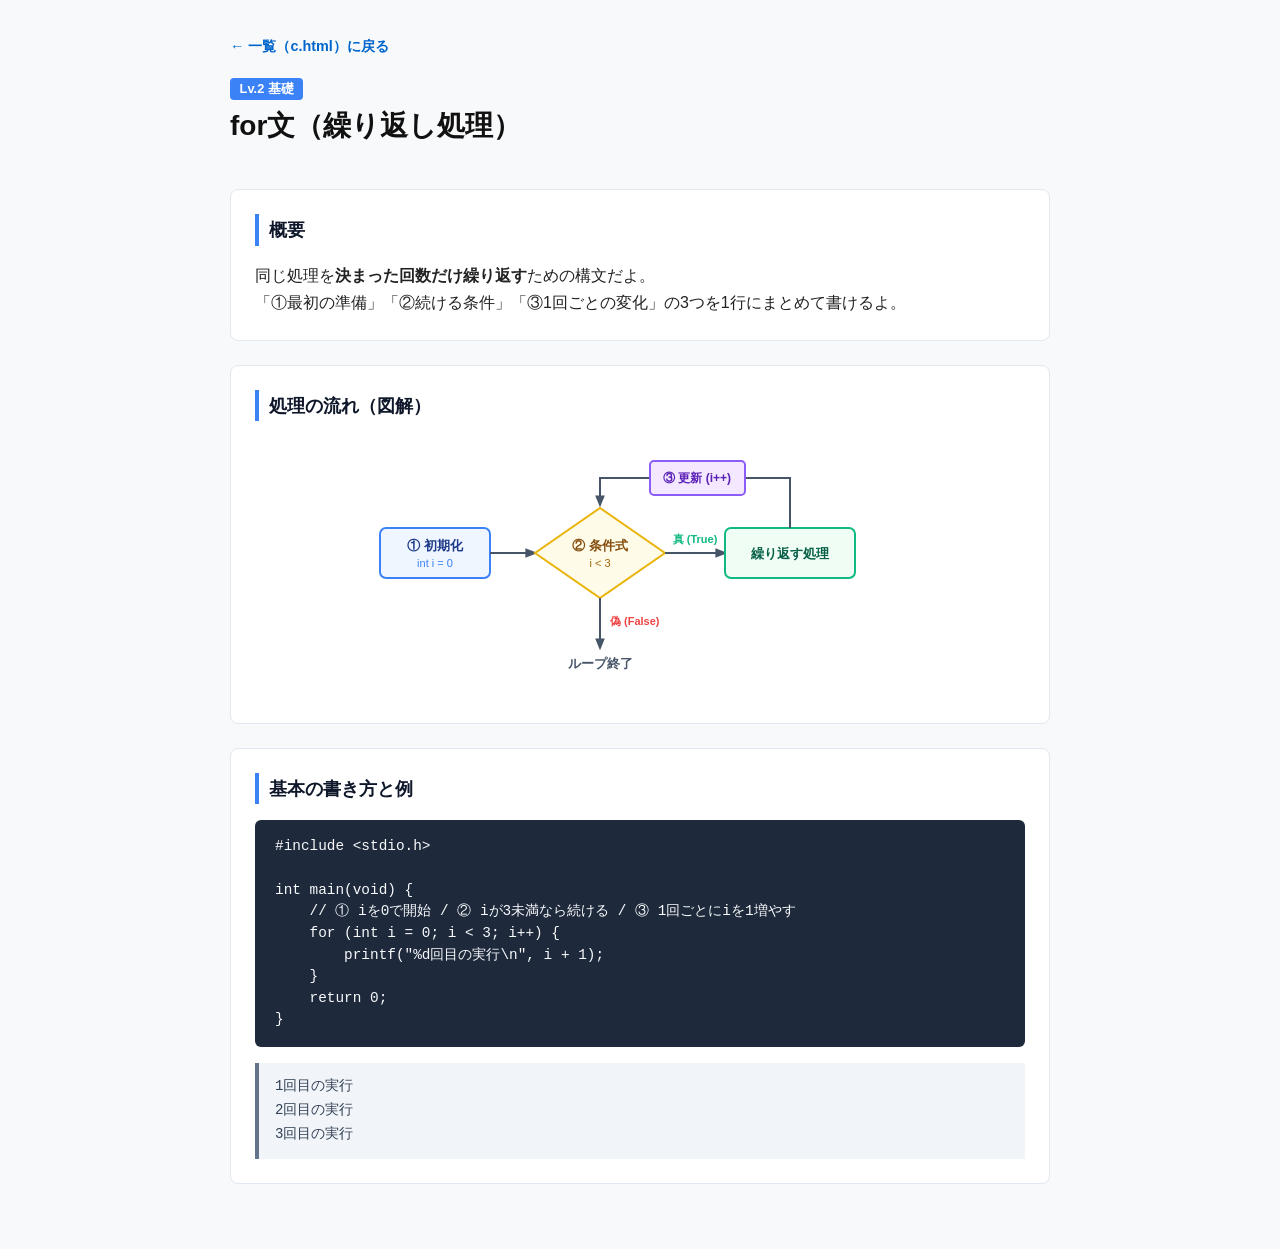
<file: C/pages/lv2_for.html>
<!DOCTYPE html>
<html lang="ja">
<head>
  <meta charset="UTF-8">
  <meta name="viewport" content="width=device-width, initial-scale=1.0">
  <title>for文 - C言語 学習ガイド</title>
  <link rel="stylesheet" href="../css/style.css">
</head>
<body>
  <div class="container">
    <a href="../c.html" class="back-link">← 一覧（c.html）に戻る</a>
    
    <header>
      <span class="badge lv2">Lv.2 基礎</span>
      <h1>for文（繰り返し処理）</h1>
    </header>

    <!-- 1. 概要 -->
    <section class="content-box">
      <h2>概要</h2>
      <p>同じ処理を<strong>決まった回数だけ繰り返す</strong>ための構文だよ。<br>
      「①最初の準備」「②続ける条件」「③1回ごとの変化」の3つを1行にまとめて書けるよ。</p>
    </section>

    <!-- 2. 図解（SVGフローチャート） -->
    <section class="content-box">
      <h2>処理の流れ（図解）</h2>
      <div class="diagram-area">
        <svg width="560" height="230" viewBox="0 0 560 230" xmlns="http://www.w3.org/2000/svg">
          <defs>
            <marker id="arrow" viewBox="0 0 10 10" refX="8" refY="5" markerWidth="6" markerHeight="6" orient="auto-start-reverse">
              <path d="M 0 1 L 10 5 L 0 9 z" fill="#475569"/>
            </marker>
          </defs>

          <!-- ① 初期化 -->
          <rect x="20" y="75" width="110" height="50" rx="6" fill="#eff6ff" stroke="#3b82f6" stroke-width="2"/>
          <text x="75" y="97" font-size="13" font-weight="bold" text-anchor="middle" fill="#1e3a8a">① 初期化</text>
          <text x="75" y="114" font-size="11" text-anchor="middle" fill="#3b82f6">int i = 0</text>

          <!-- 矢印 ① -> ② -->
          <line x1="130" y1="100" x2="175" y2="100" stroke="#475569" stroke-width="2" marker-end="url(#arrow)"/>

          <!-- ② 条件式（ひし形） -->
          <polygon points="240,55 305,100 240,145 175,100" fill="#fefce8" stroke="#eab308" stroke-width="2"/>
          <text x="240" y="97" font-size="13" font-weight="bold" text-anchor="middle" fill="#854d0e">② 条件式</text>
          <text x="240" y="114" font-size="11" text-anchor="middle" fill="#a16207">i &lt; 3</text>

          <!-- 矢印 ② -> ループ終了 (False) -->
          <line x1="240" y1="145" x2="240" y2="195" stroke="#475569" stroke-width="2" marker-end="url(#arrow)"/>
          <text x="250" y="172" font-size="11" font-weight="bold" fill="#ef4444">偽 (False)</text>
          <text x="240" y="215" font-size="13" font-weight="bold" text-anchor="middle" fill="#475569">ループ終了</text>

          <!-- 矢印 ② -> 処理 (True) -->
          <line x1="305" y1="100" x2="365" y2="100" stroke="#475569" stroke-width="2" marker-end="url(#arrow)"/>
          <text x="335" y="90" font-size="11" font-weight="bold" text-anchor="middle" fill="#10b981">真 (True)</text>

          <!-- 繰り返す処理 -->
          <rect x="365" y="75" width="130" height="50" rx="6" fill="#f0fdf4" stroke="#10b981" stroke-width="2"/>
          <text x="430" y="105" font-size="13" font-weight="bold" text-anchor="middle" fill="#065f46">繰り返す処理</text>

          <!-- 戻りループ（③ 更新を経由） -->
          <polyline points="430,75 430,25 240,25 240,52" fill="none" stroke="#475569" stroke-width="2" marker-end="url(#arrow)"/>
          
          <!-- ③ 更新ボックス -->
          <rect x="290" y="8" width="95" height="34" rx="4" fill="#f3e8ff" stroke="#8b5cf6" stroke-width="2"/>
          <text x="337" y="29" font-size="12" font-weight="bold" text-anchor="middle" fill="#5b21b6">③ 更新 (i++)</text>
        </svg>
      </div>
    </section>

    <!-- 3. 基本の書き方 -->
    <section class="content-box">
      <h2>基本の書き方と例</h2>
<pre><code>#include &lt;stdio.h&gt;

int main(void) {
    // ① iを0で開始 / ② iが3未満なら続ける / ③ 1回ごとにiを1増やす
    for (int i = 0; i &lt; 3; i++) {
        printf("%d回目の実行\n", i + 1);
    }
    return 0;
}</code></pre>
      <div class="output-box">
        1回目の実行<br>
        2回目の実行<br>
        3回目の実行
      </div>
    </section>
  </div>
</body>
</html>
</file>
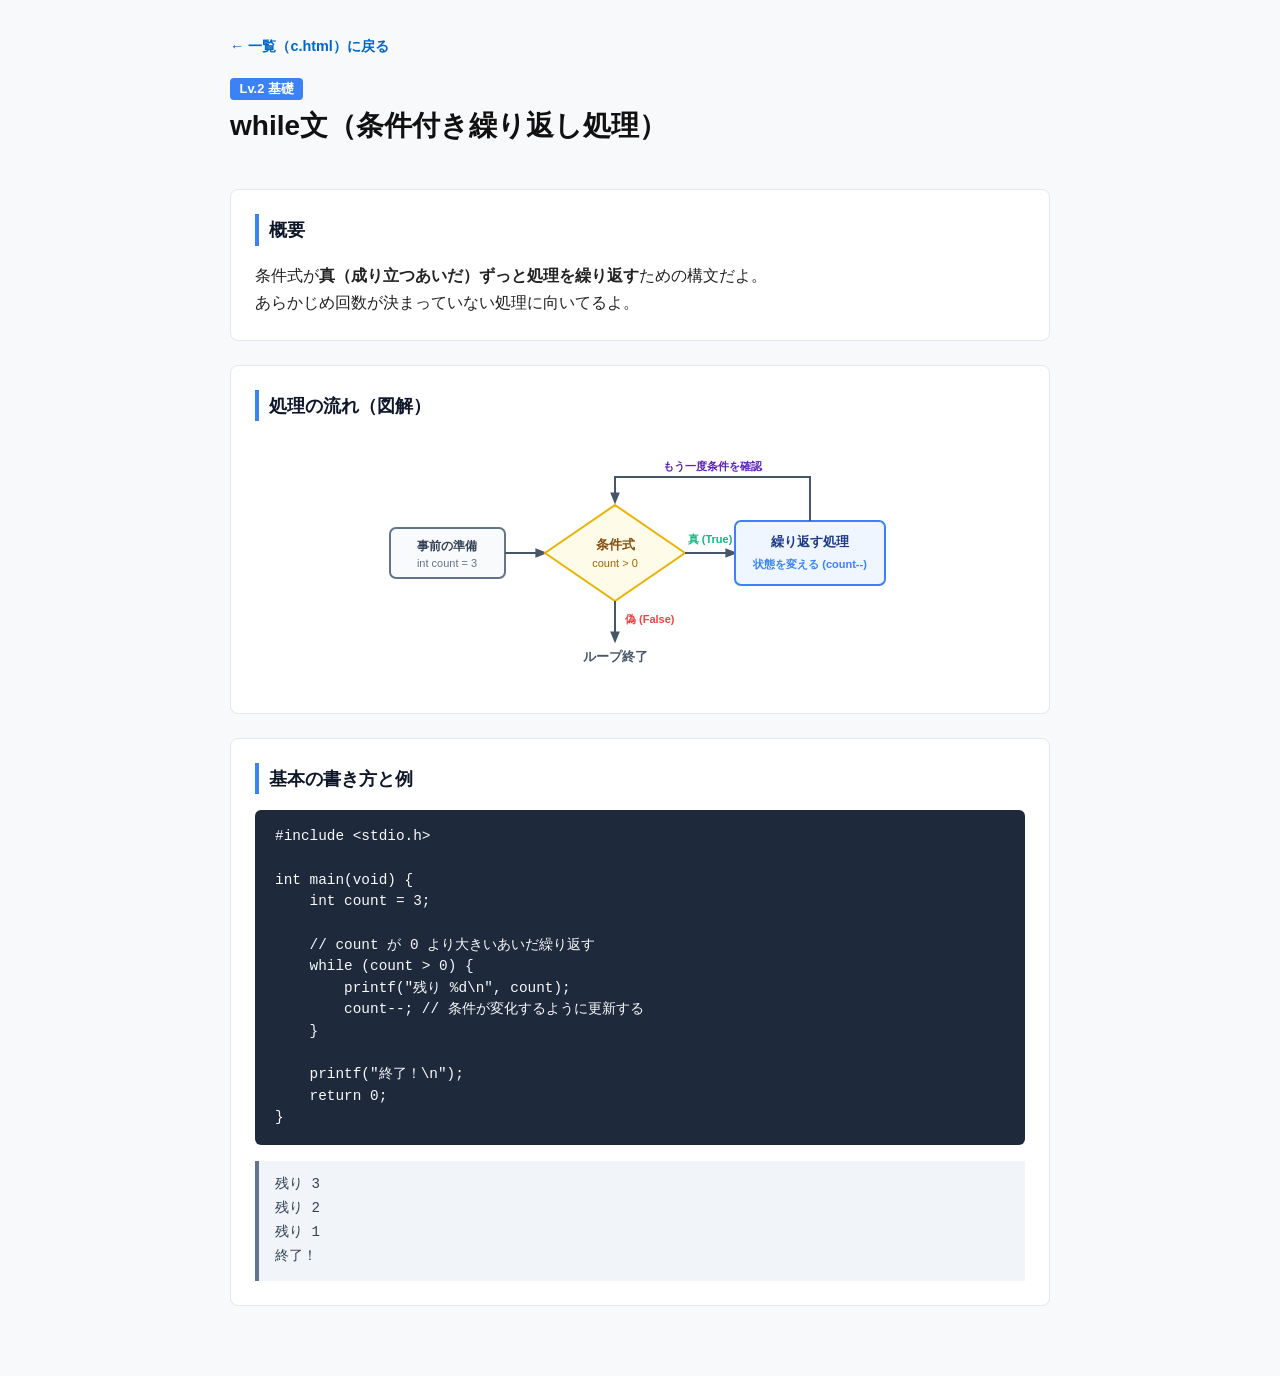
<file: C/pages/lv2_while.html>
<!DOCTYPE html>
<html lang="ja">
<head>
  <meta charset="UTF-8">
  <meta name="viewport" content="width=device-width, initial-scale=1.0">
  <title>while文 - C言語 学習ガイド</title>
  <link rel="stylesheet" href="../css/style.css">
</head>
<body>
  <div class="container">
    <a href="../c.html" class="back-link">← 一覧（c.html）に戻る</a>

    <header>
      <span class="badge lv2">Lv.2 基礎</span>
      <h1>while文（条件付き繰り返し処理）</h1>
    </header>

    <!-- 1. 概要 -->
    <section class="content-box">
      <h2>概要</h2>
      <p>条件式が<strong>真（成り立つあいだ）ずっと処理を繰り返す</strong>ための構文だよ。<br>
      あらかじめ回数が決まっていない処理に向いてるよ。</p>
    </section>

    <!-- 2. 図解（SVGフローチャート） -->
    <section class="content-box">
      <h2>処理の流れ（図解）</h2>
      <div class="diagram-area">
        <svg width="540" height="220" viewBox="0 0 540 220" xmlns="http://www.w3.org/2000/svg">
          <defs>
            <marker id="arrow" viewBox="0 0 10 10" refX="8" refY="5" markerWidth="6" markerHeight="6" orient="auto-start-reverse">
              <path d="M 0 1 L 10 5 L 0 9 z" fill="#475569"/>
            </marker>
          </defs>

          <!-- 開始前の準備 -->
          <rect x="20" y="75" width="115" height="50" rx="6" fill="#f8fafc" stroke="#64748b" stroke-width="2"/>
          <text x="77" y="97" font-size="12" font-weight="bold" text-anchor="middle" fill="#334155">事前の準備</text>
          <text x="77" y="114" font-size="11" text-anchor="middle" fill="#64748b">int count = 3</text>

          <!-- 矢印 準備 -> 条件式 -->
          <line x1="135" y1="100" x2="175" y2="100" stroke="#475569" stroke-width="2" marker-end="url(#arrow)"/>

          <!-- 条件式（ひし形） -->
          <polygon points="245,52 315,100 245,148 175,100" fill="#fefce8" stroke="#eab308" stroke-width="2"/>
          <text x="245" y="96" font-size="13" font-weight="bold" text-anchor="middle" fill="#854d0e">条件式</text>
          <text x="245" y="114" font-size="11" text-anchor="middle" fill="#a16207">count &gt; 0</text>

          <!-- 矢印 条件式 -> ループ終了 (False) -->
          <line x1="245" y1="148" x2="245" y2="188" stroke="#475569" stroke-width="2" marker-end="url(#arrow)"/>
          <text x="255" y="170" font-size="11" font-weight="bold" fill="#ef4444">偽 (False)</text>
          <text x="245" y="208" font-size="13" font-weight="bold" text-anchor="middle" fill="#475569">ループ終了</text>

          <!-- 矢印 条件式 -> 繰り返す処理 (True) -->
          <line x1="315" y1="100" x2="365" y2="100" stroke="#475569" stroke-width="2" marker-end="url(#arrow)"/>
          <text x="340" y="90" font-size="11" font-weight="bold" text-anchor="middle" fill="#10b981">真 (True)</text>

          <!-- 繰り返す処理＋更新 -->
          <rect x="365" y="68" width="150" height="64" rx="6" fill="#eff6ff" stroke="#3b82f6" stroke-width="2"/>
          <text x="440" y="93" font-size="13" font-weight="bold" text-anchor="middle" fill="#1e3a8a">繰り返す処理</text>
          <text x="440" y="115" font-size="11" font-weight="bold" text-anchor="middle" fill="#3b82f6">状態を変える (count--)</text>

          <!-- 戻りループ -->
          <polyline points="440,68 440,24 245,24 245,49" fill="none" stroke="#475569" stroke-width="2" marker-end="url(#arrow)"/>
          <text x="342" y="17" font-size="11" font-weight="bold" text-anchor="middle" fill="#5b21b6">もう一度条件を確認</text>
        </svg>
      </div>
    </section>

    <!-- 3. 基本の書き方 -->
    <section class="content-box">
      <h2>基本の書き方と例</h2>
<pre><code>#include &lt;stdio.h&gt;

int main(void) {
    int count = 3;

    // count が 0 より大きいあいだ繰り返す
    while (count &gt; 0) {
        printf("残り %d\n", count);
        count--; // 条件が変化するように更新する
    }

    printf("終了！\n");
    return 0;
}</code></pre>
      <div class="output-box">
        残り 3<br>
        残り 2<br>
        残り 1<br>
        終了！
      </div>
    </section>

  </div>
</body>
</html>
</file>
<file: C/css/style.css>
/* 基本設定 */
* {
  box-sizing: border-box;
  margin: 0;
  padding: 0;
}

body {
  font-family: -apple-system, BlinkMacSystemFont, "Segoe UI", Roboto, "Hiragino Sans", "Noto Sans JP", sans-serif;
  line-height: 1.7;
  color: #222;
  background-color: #f8f9fa;
  padding: 2rem 1rem;
}

.container {
  max-width: 820px;
  margin: 0 auto;
}

/* ヘッダー・ナビゲーション */
header {
  margin-bottom: 2.5rem;
}

header h1 {
  font-size: 1.75rem;
  font-weight: 700;
  color: #111;
}

header p {
  color: #666;
  font-size: 0.95rem;
  margin-top: 0.25rem;
}

.back-link {
  display: inline-block;
  margin-bottom: 1rem;
  color: #0066cc;
  text-decoration: none;
  font-size: 0.9rem;
  font-weight: 600;
}

.back-link:hover {
  text-decoration: underline;
}

/* 難易度セクション（c.html用） */
.level-section {
  margin-bottom: 2.5rem;
}

.level-header {
  display: flex;
  align-items: center;
  gap: 0.75rem;
  margin-bottom: 1rem;
  padding-bottom: 0.5rem;
  border-bottom: 2px solid #e2e8f0;
}

.badge {
  font-size: 0.8rem;
  font-weight: 700;
  padding: 0.2rem 0.6rem;
  border-radius: 4px;
  color: #fff;
}

.lv1 { background-color: #10b981; }
.lv2 { background-color: #3b82f6; }
.lv3 { background-color: #8b5cf6; }

.level-header h2 {
  font-size: 1.2rem;
  color: #1e293b;
}

/* トピックカードグリッド */
.card-grid {
  display: grid;
  grid-template-columns: repeat(auto-fill, minmax(240px, 1fr));
  gap: 1rem;
}

.card {
  display: block;
  background: #fff;
  border: 1px solid #e2e8f0;
  border-radius: 8px;
  padding: 1.25rem;
  text-decoration: none;
  color: inherit;
  transition: transform 0.15s, box-shadow 0.15s, border-color 0.15s;
}

.card:hover {
  transform: translateY(-2px);
  box-shadow: 0 4px 12px rgba(0, 0, 0, 0.05);
  border-color: #3b82f6;
}

.card h3 {
  font-size: 1.05rem;
  margin-bottom: 0.35rem;
  color: #0f172a;
}

.card p {
  font-size: 0.85rem;
  color: #64748b;
}

/* 個別解説ページ用ブロック */
.content-box {
  background: #fff;
  border: 1px solid #e2e8f0;
  border-radius: 8px;
  padding: 1.5rem;
  margin-bottom: 1.5rem;
}

.content-box h2 {
  font-size: 1.15rem;
  margin-bottom: 1rem;
  padding-left: 0.6rem;
  border-left: 4px solid #3b82f6;
  color: #0f172a;
}

/* 図解エリア */
.diagram-area {
  display: flex;
  justify-content: center;
  padding: 1rem 0;
  overflow-x: auto;
}

/* コードブロック・実行結果 */
pre {
  background: #1e293b;
  color: #f8fafc;
  padding: 1rem 1.25rem;
  border-radius: 6px;
  overflow-x: auto;
  font-family: Consolas, Monaco, "Courier New", monospace;
  font-size: 0.9rem;
  line-height: 1.5;
  margin-bottom: 1rem;
}

.output-box {
  background: #f1f5f9;
  border-left: 4px solid #64748b;
  padding: 0.75rem 1rem;
  font-family: Consolas, Monaco, monospace;
  font-size: 0.88rem;
  color: #334155;
}

/* 折りたたみ問題（details） */
details {
  margin-top: 0.75rem;
  background: #f8fafc;
  border: 1px solid #e2e8f0;
  border-radius: 6px;
  padding: 0.75rem 1rem;
}

summary {
  cursor: pointer;
  font-weight: 600;
  font-size: 0.9rem;
  color: #0066cc;
}

details p {
  margin-top: 0.5rem;
  font-size: 0.9rem;
}
</file>
